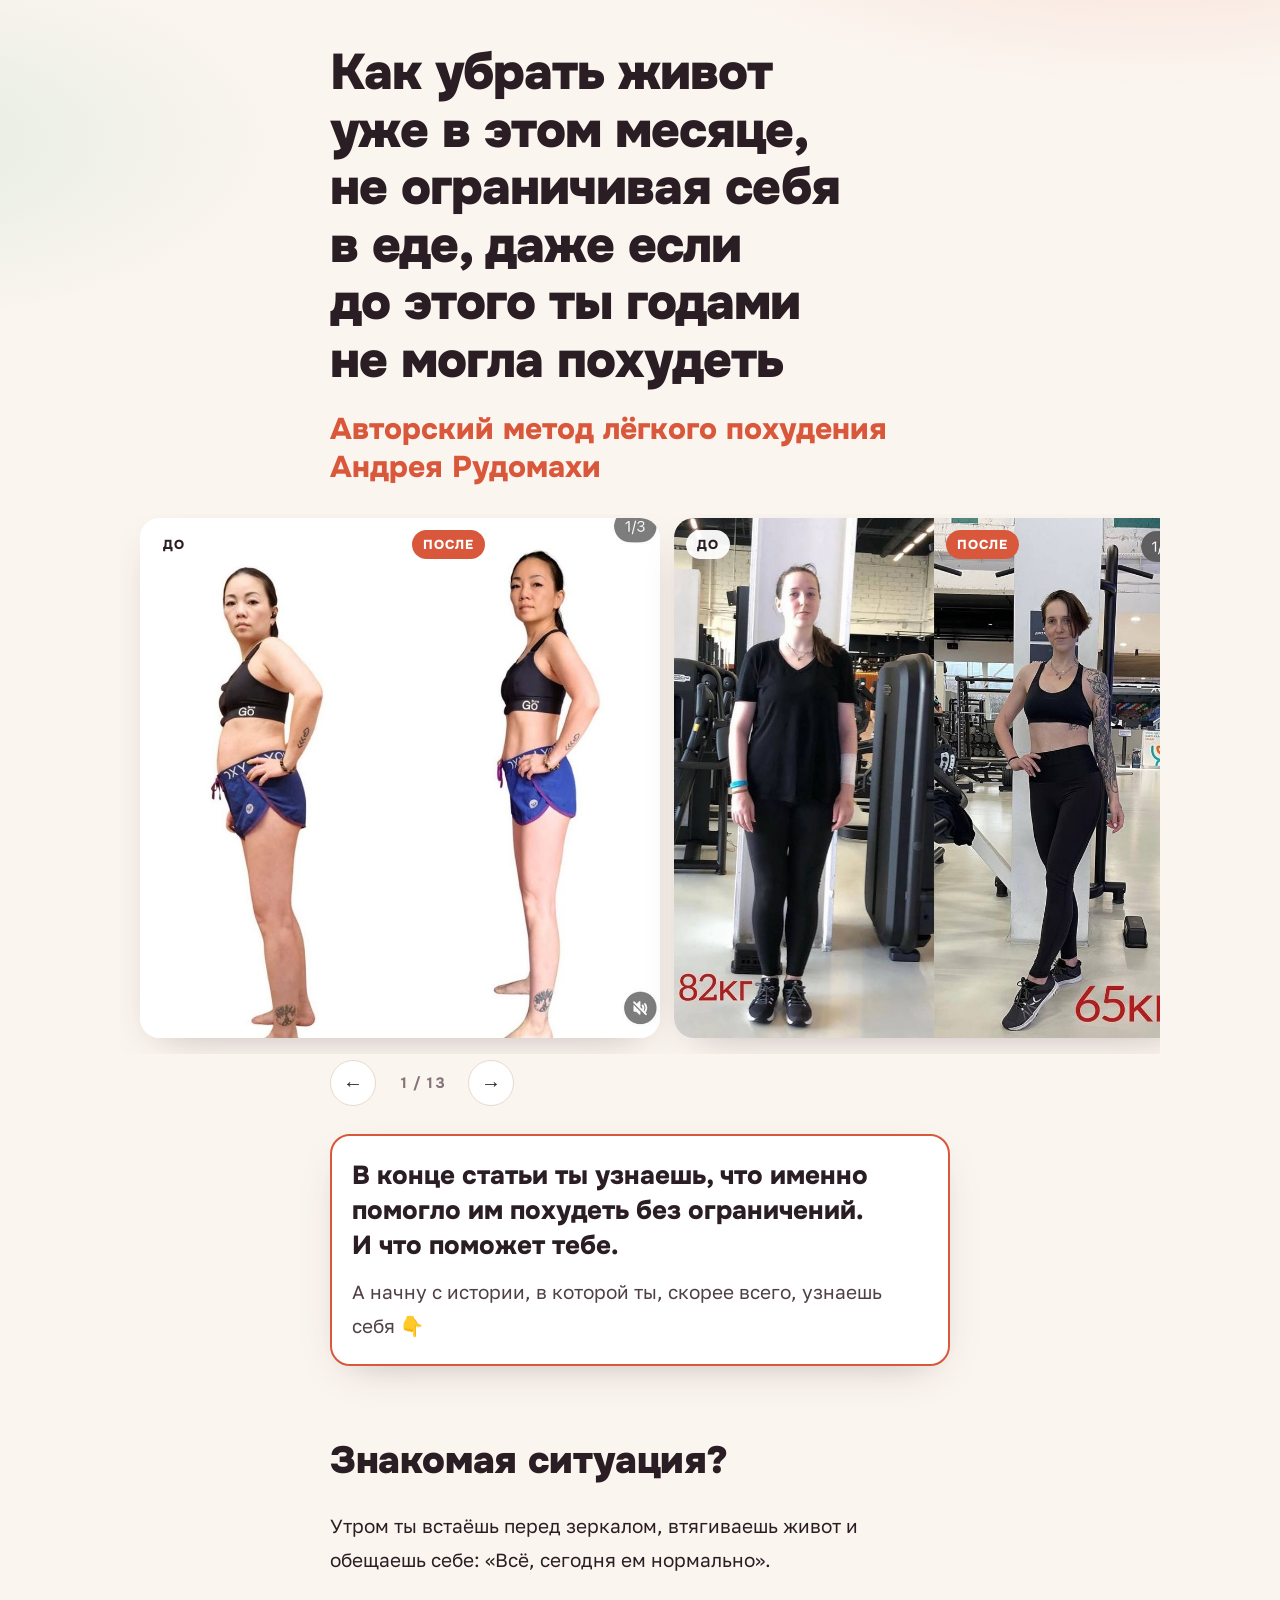
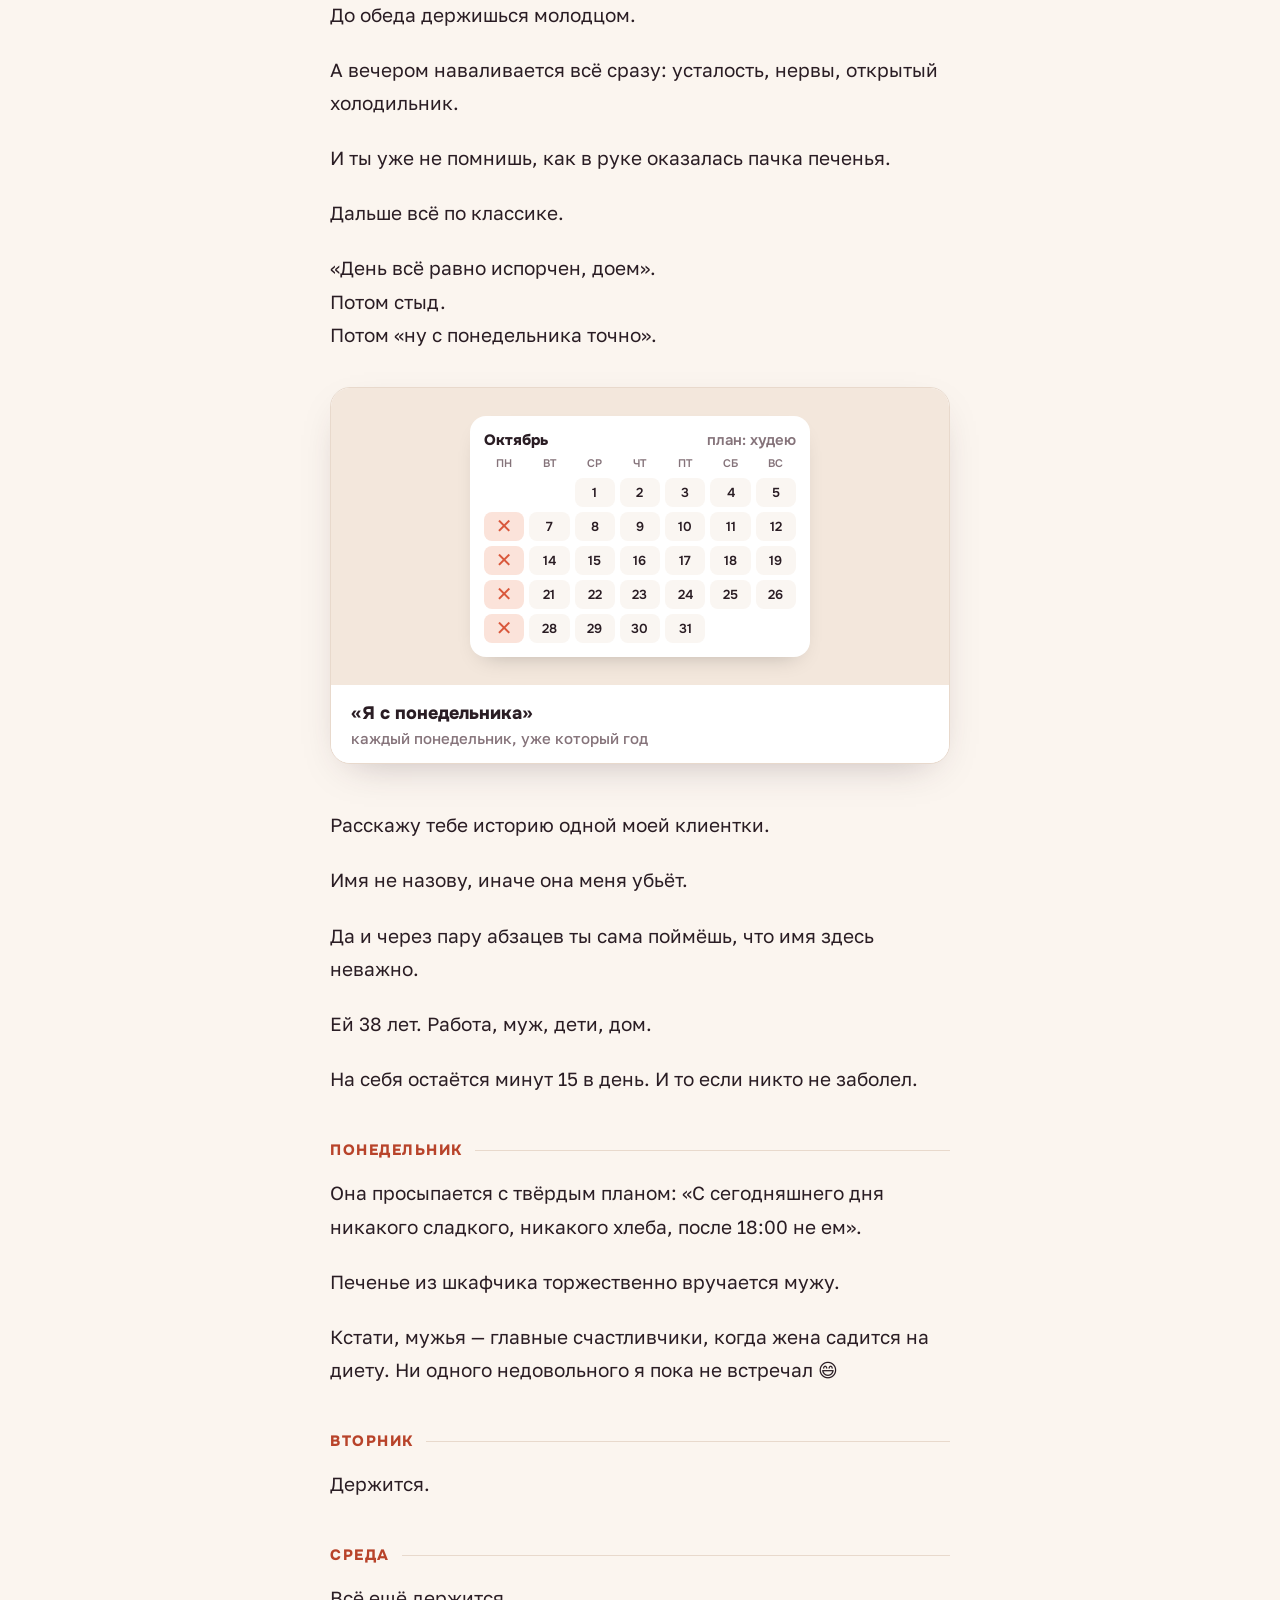
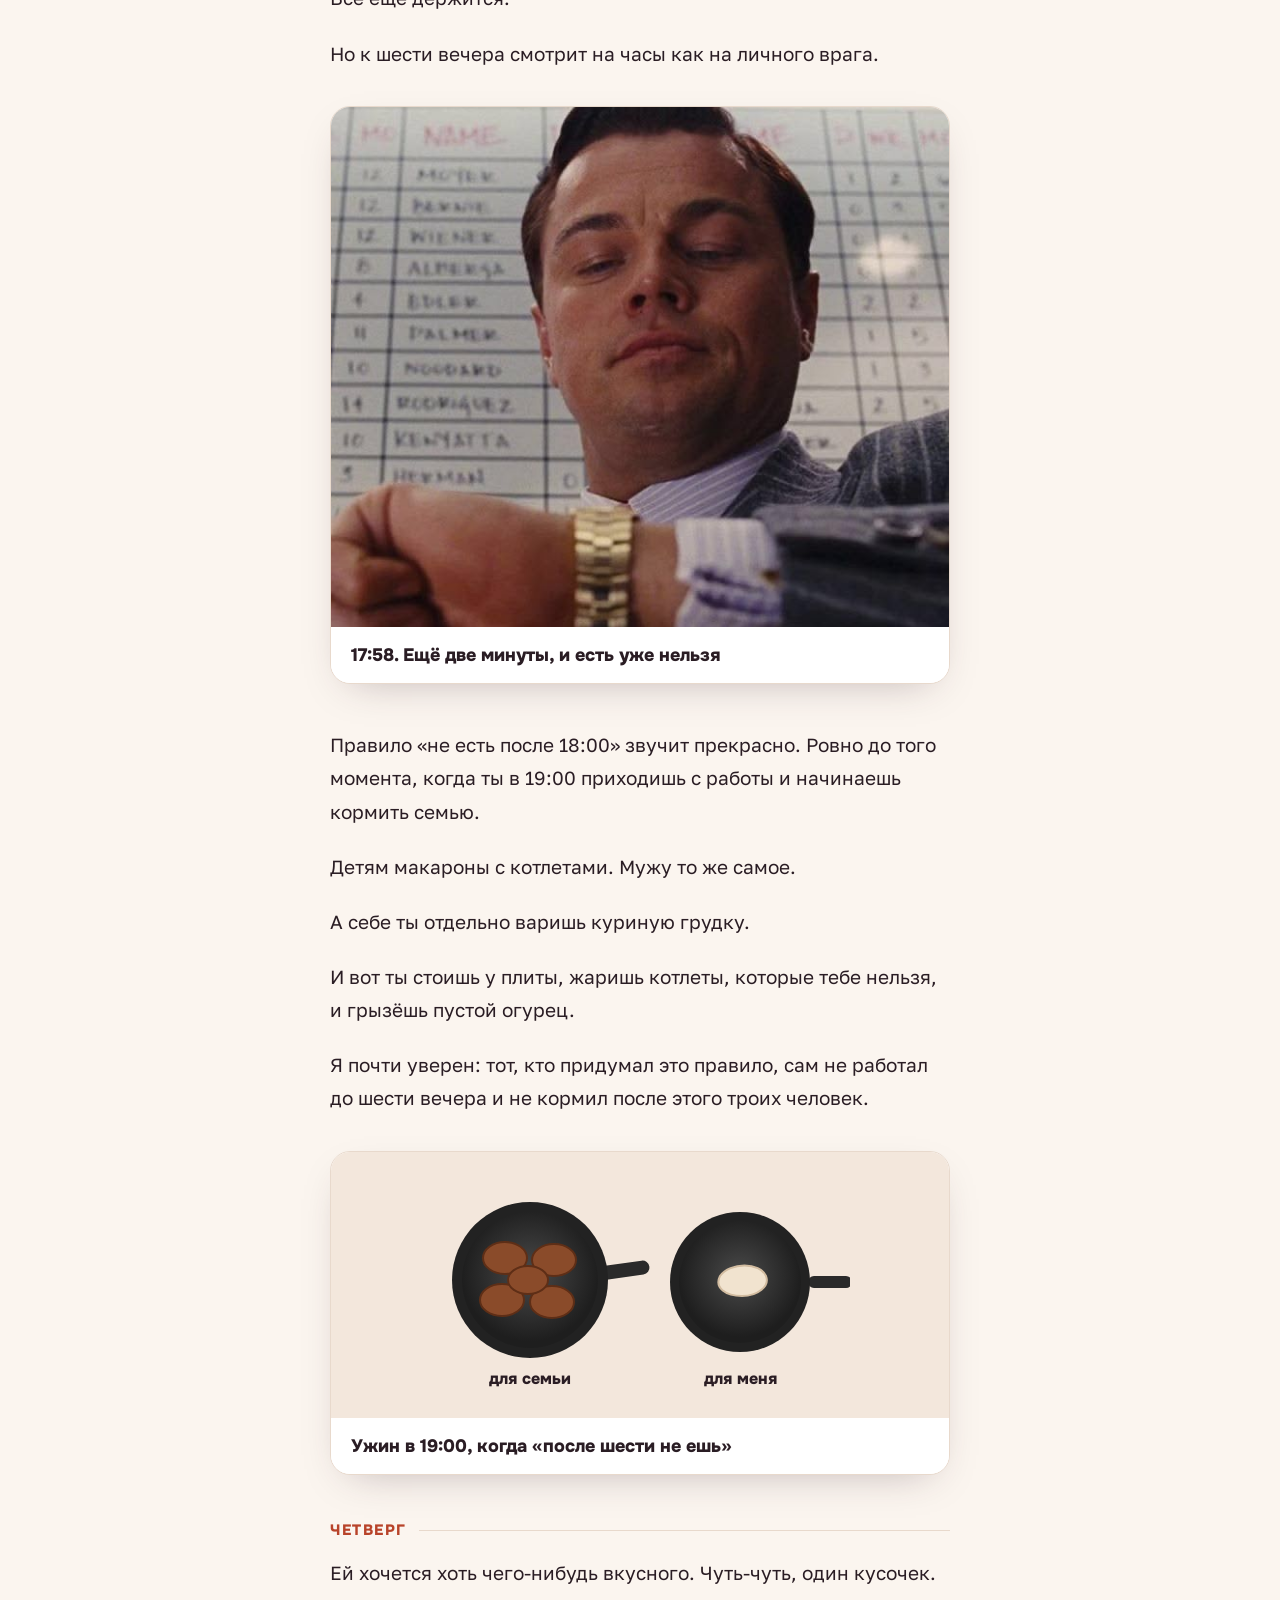
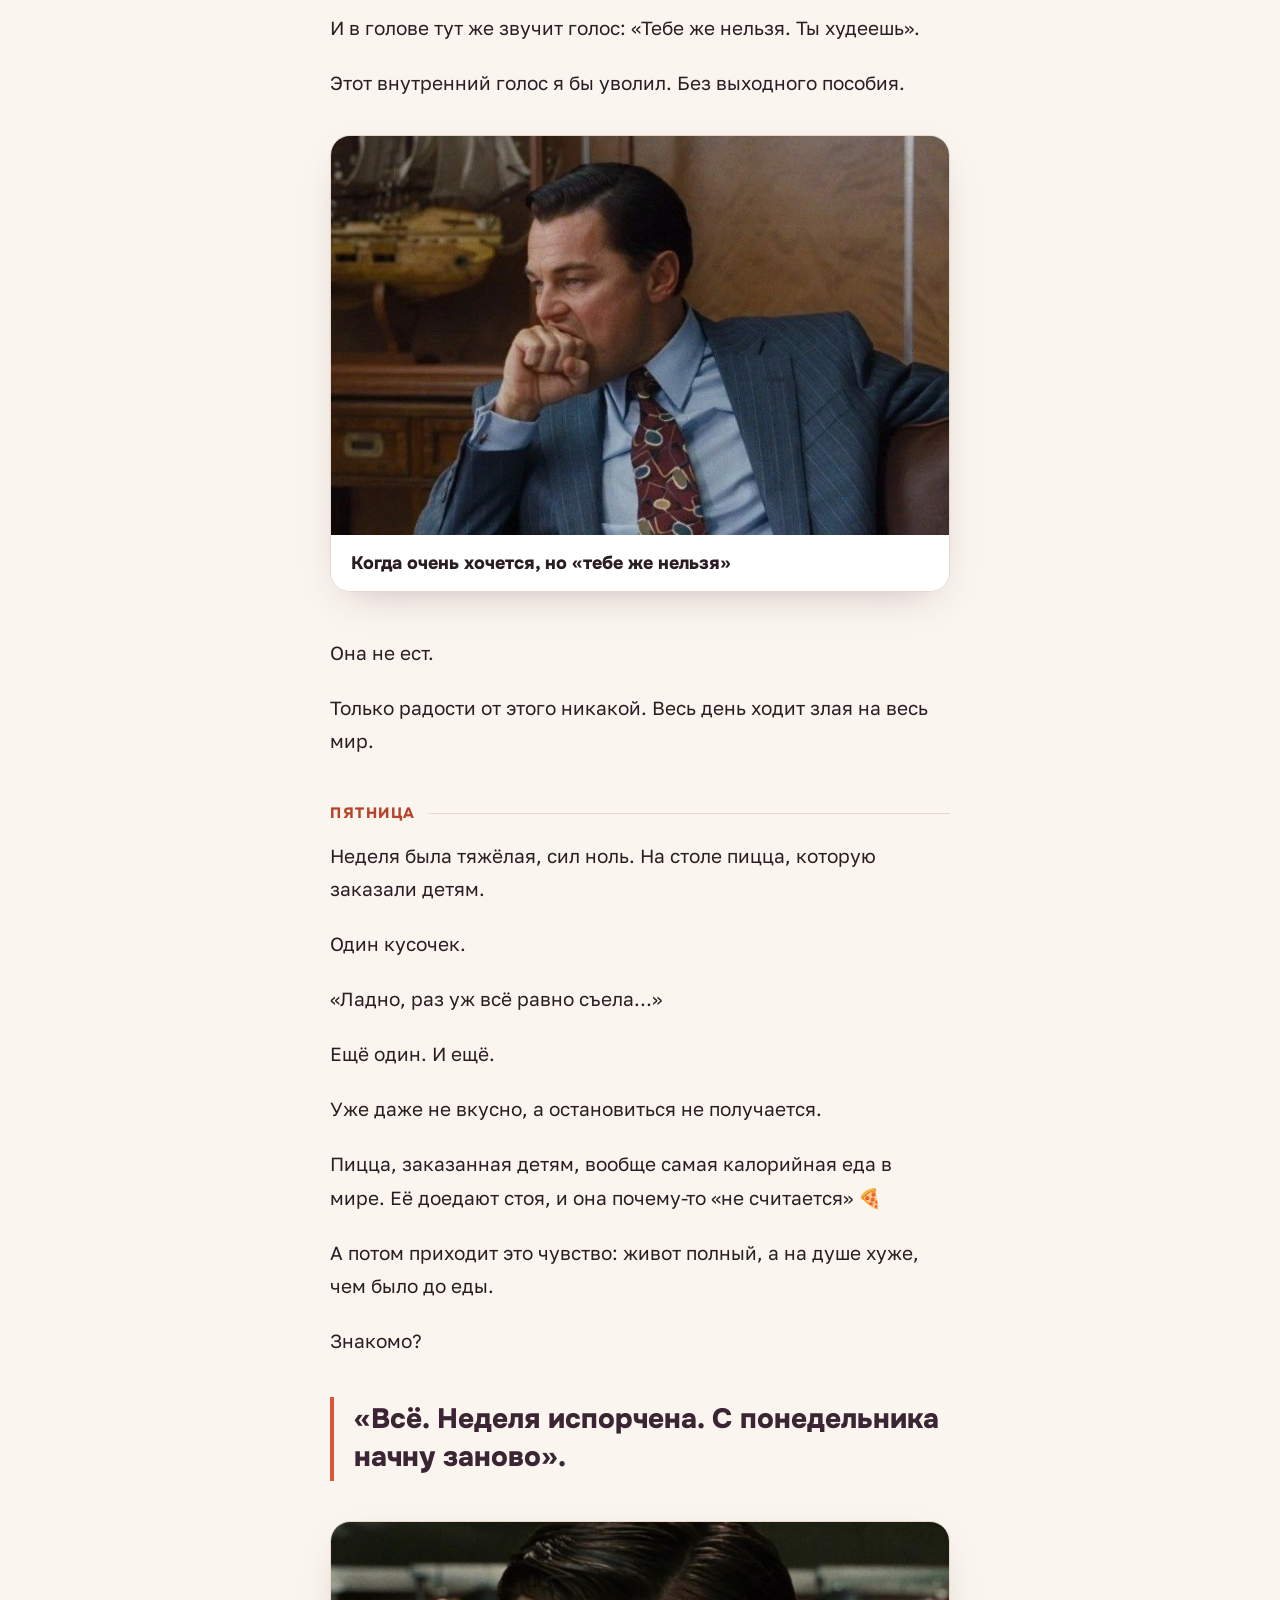
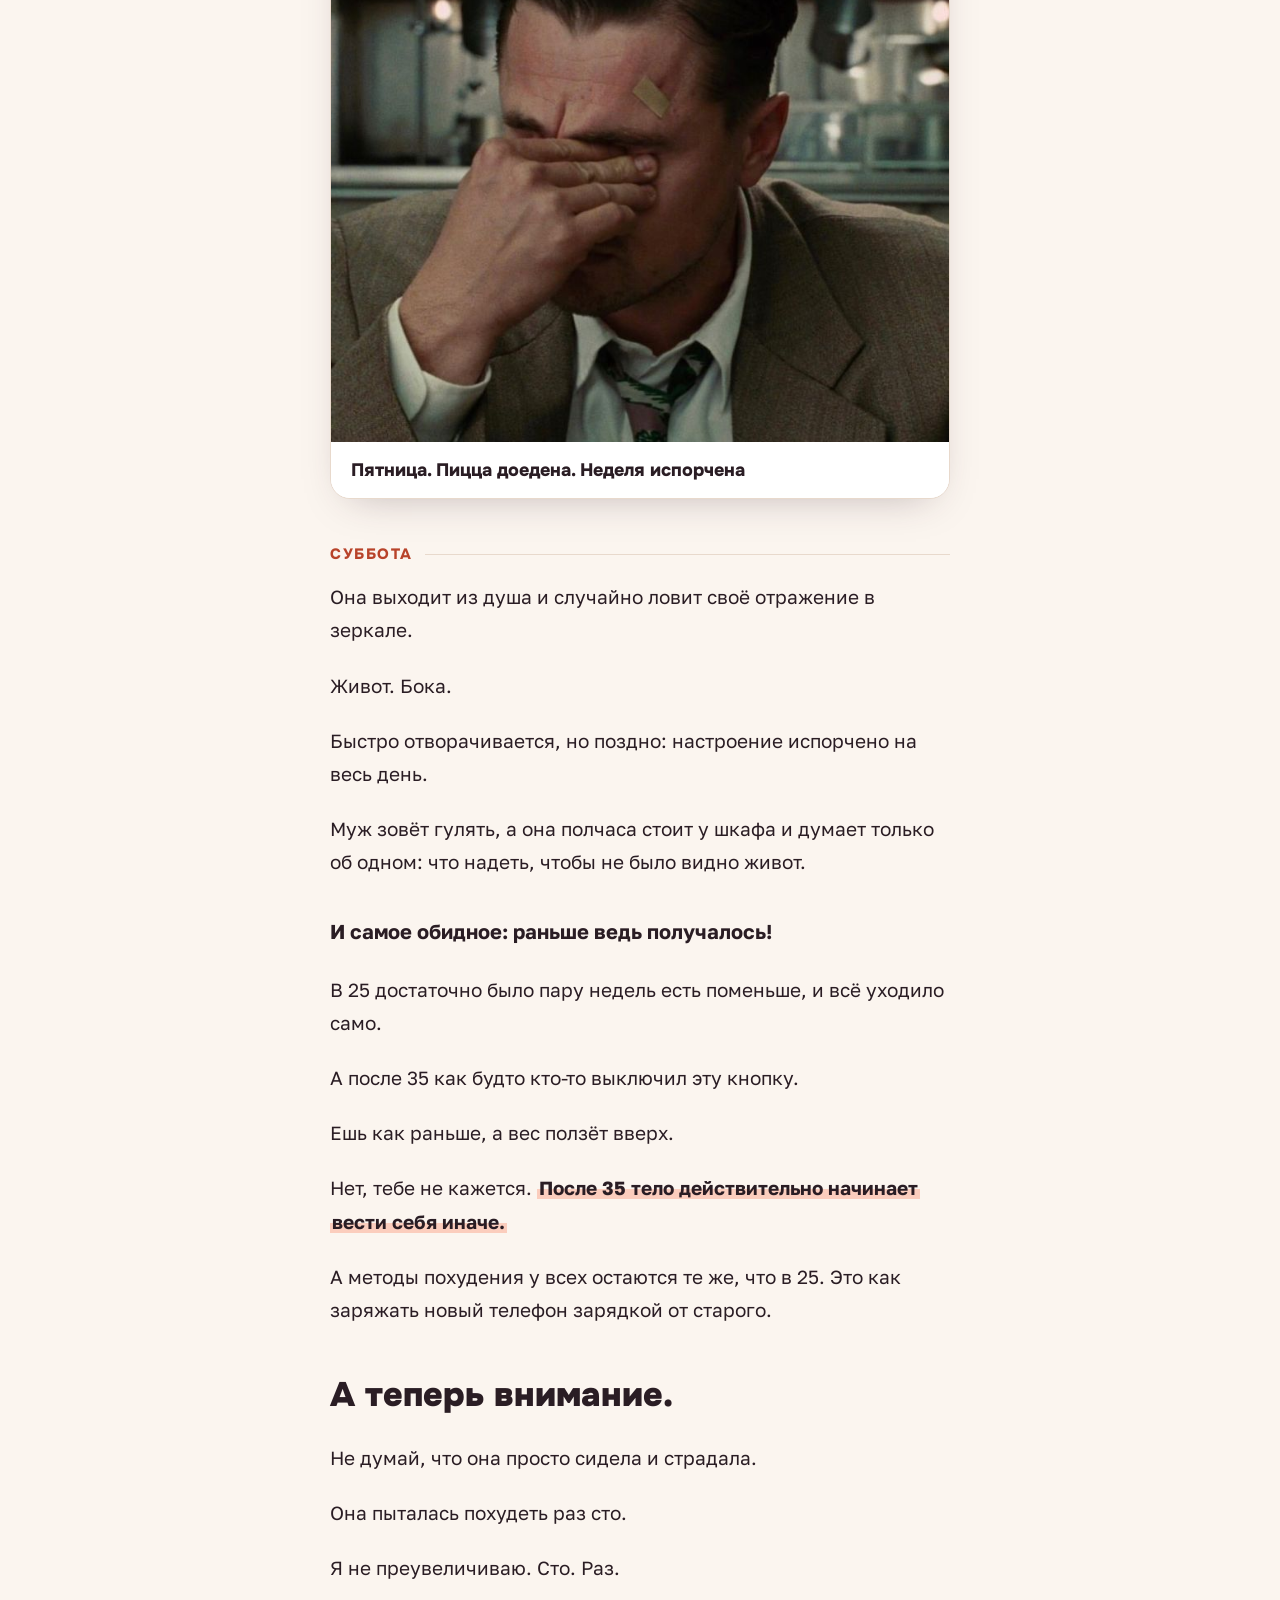
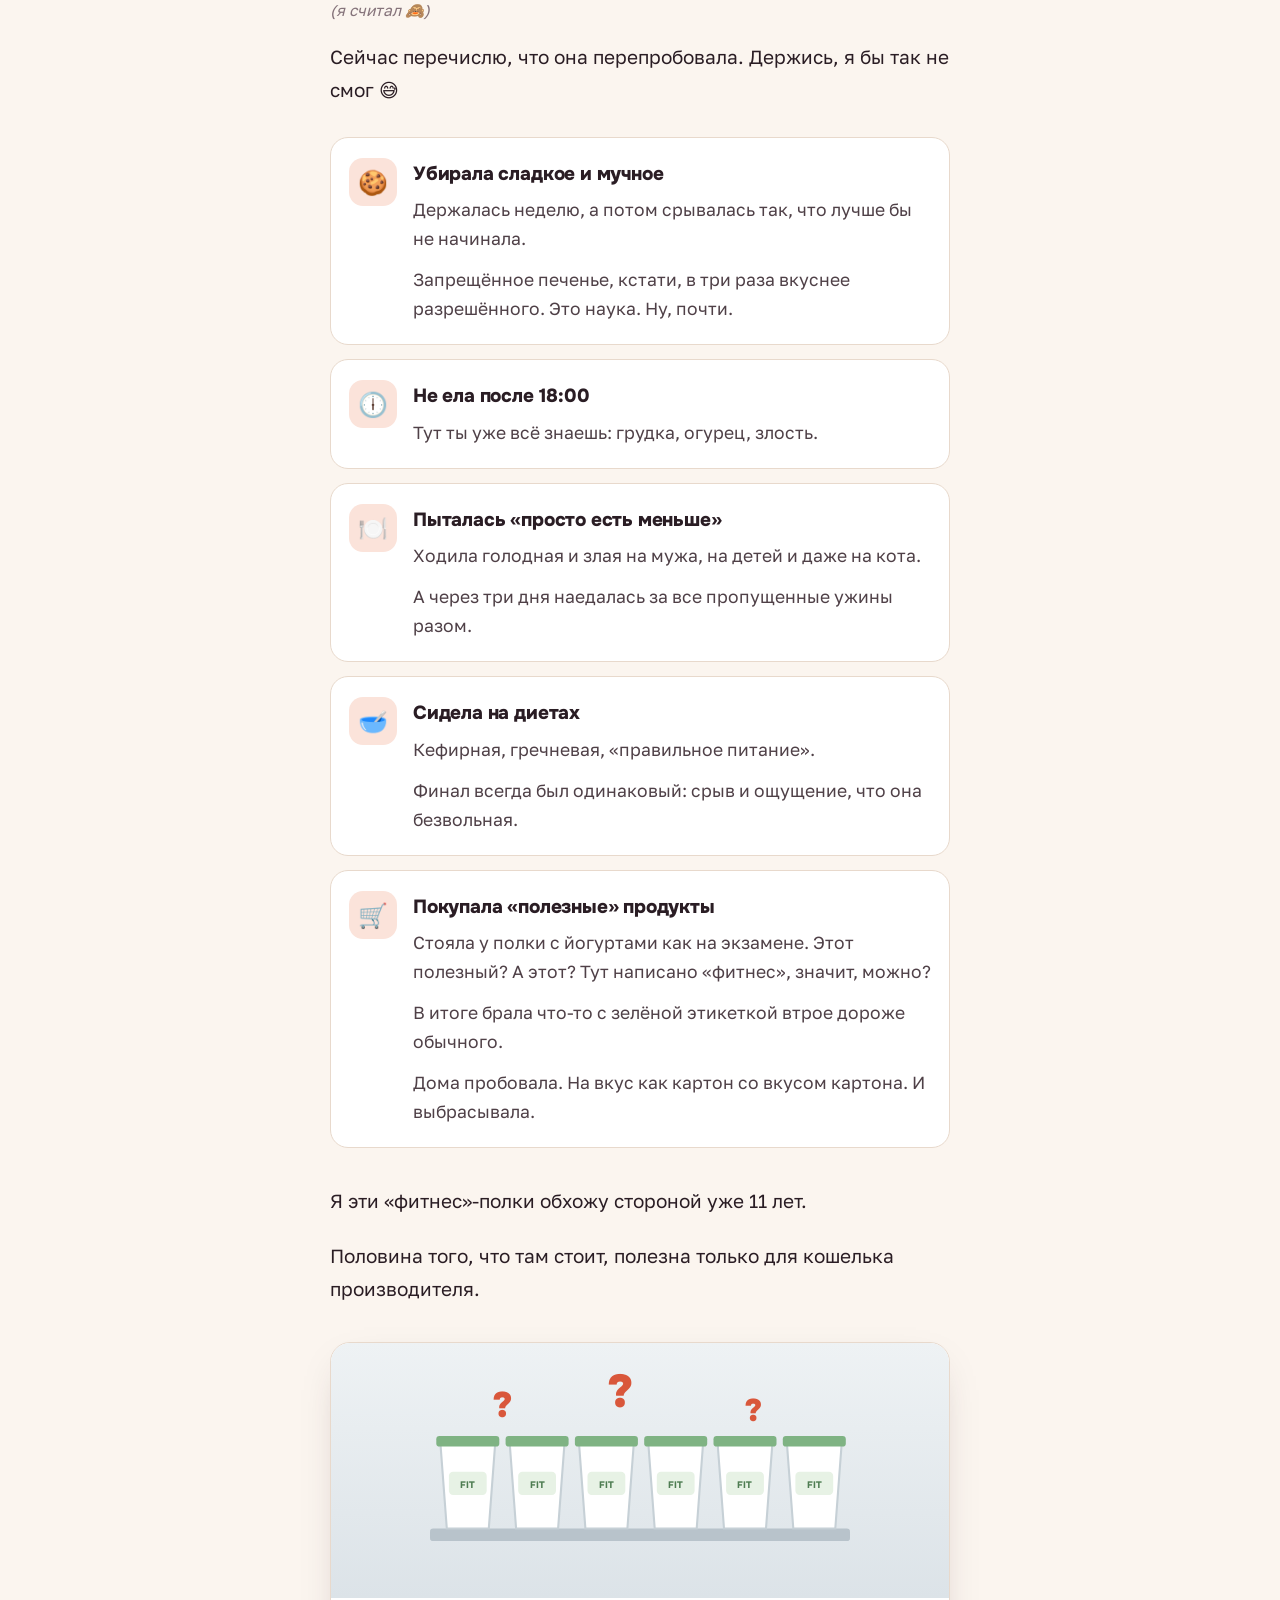
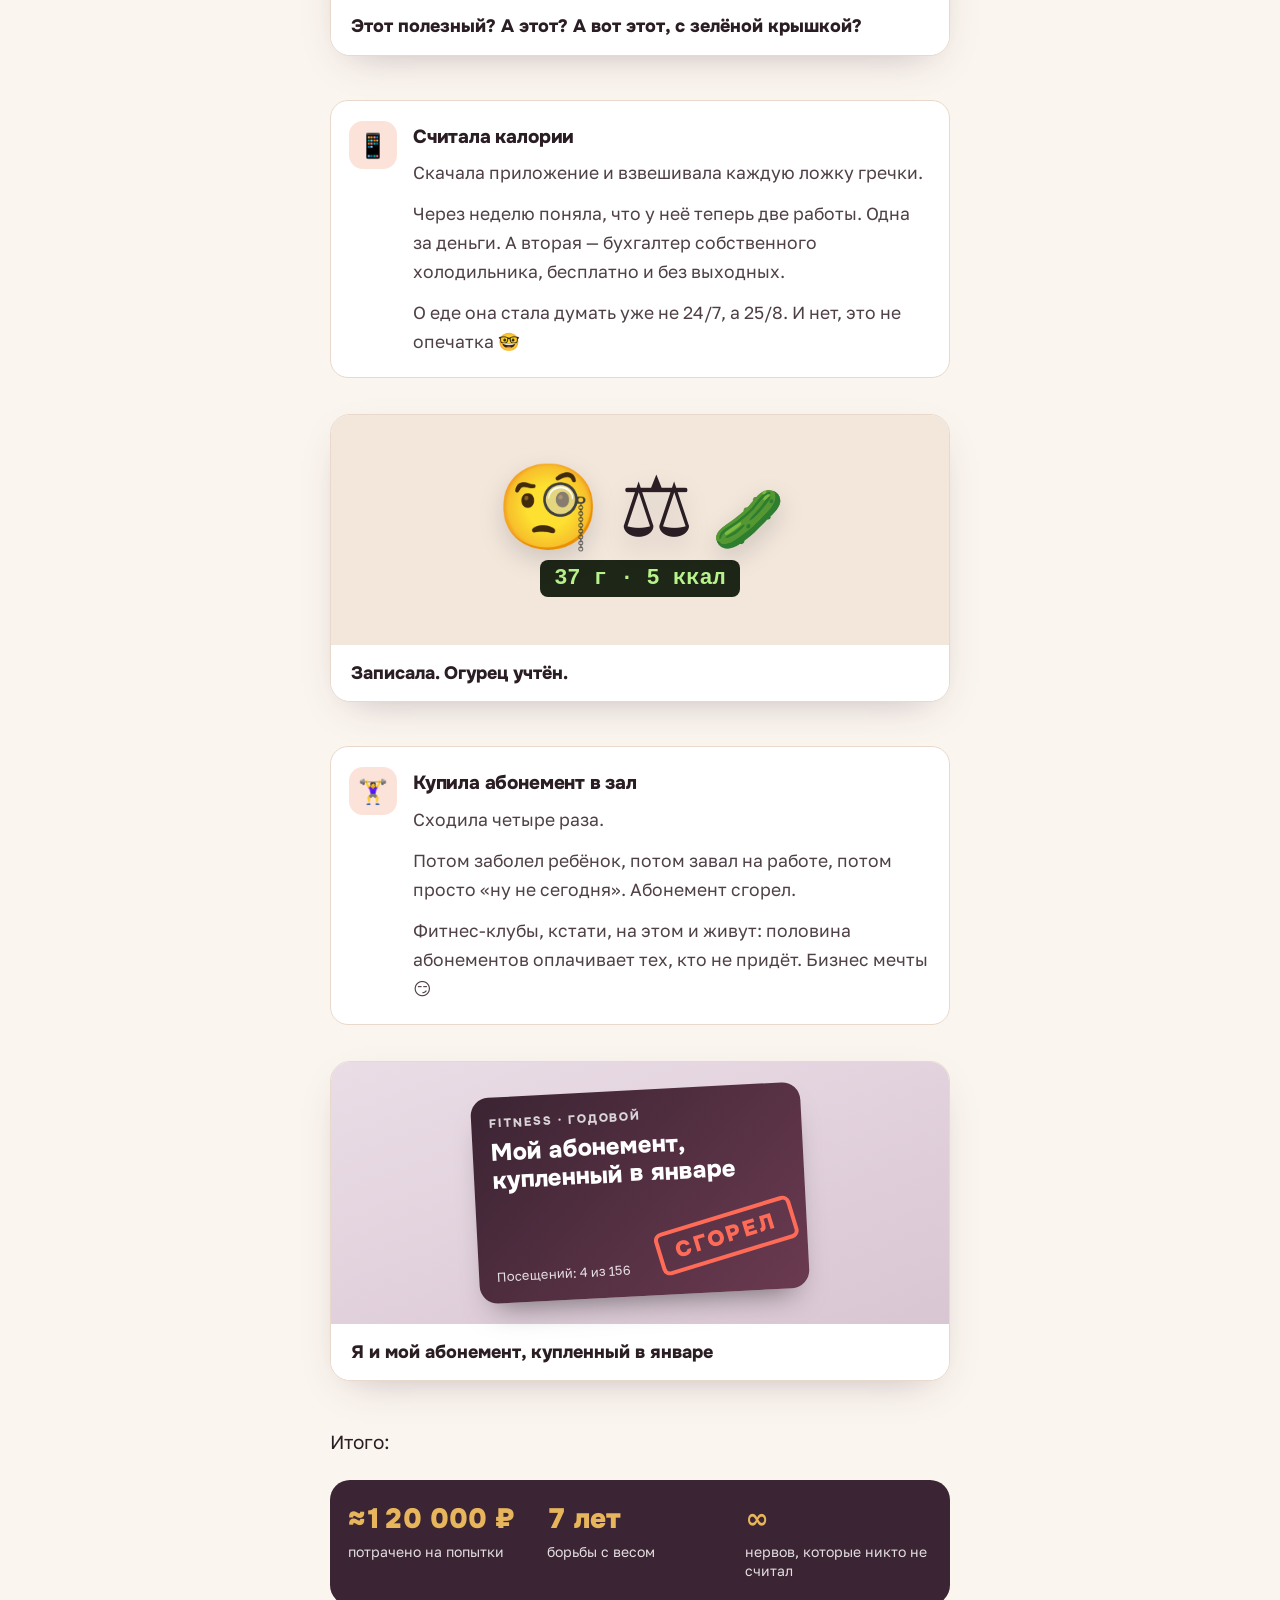
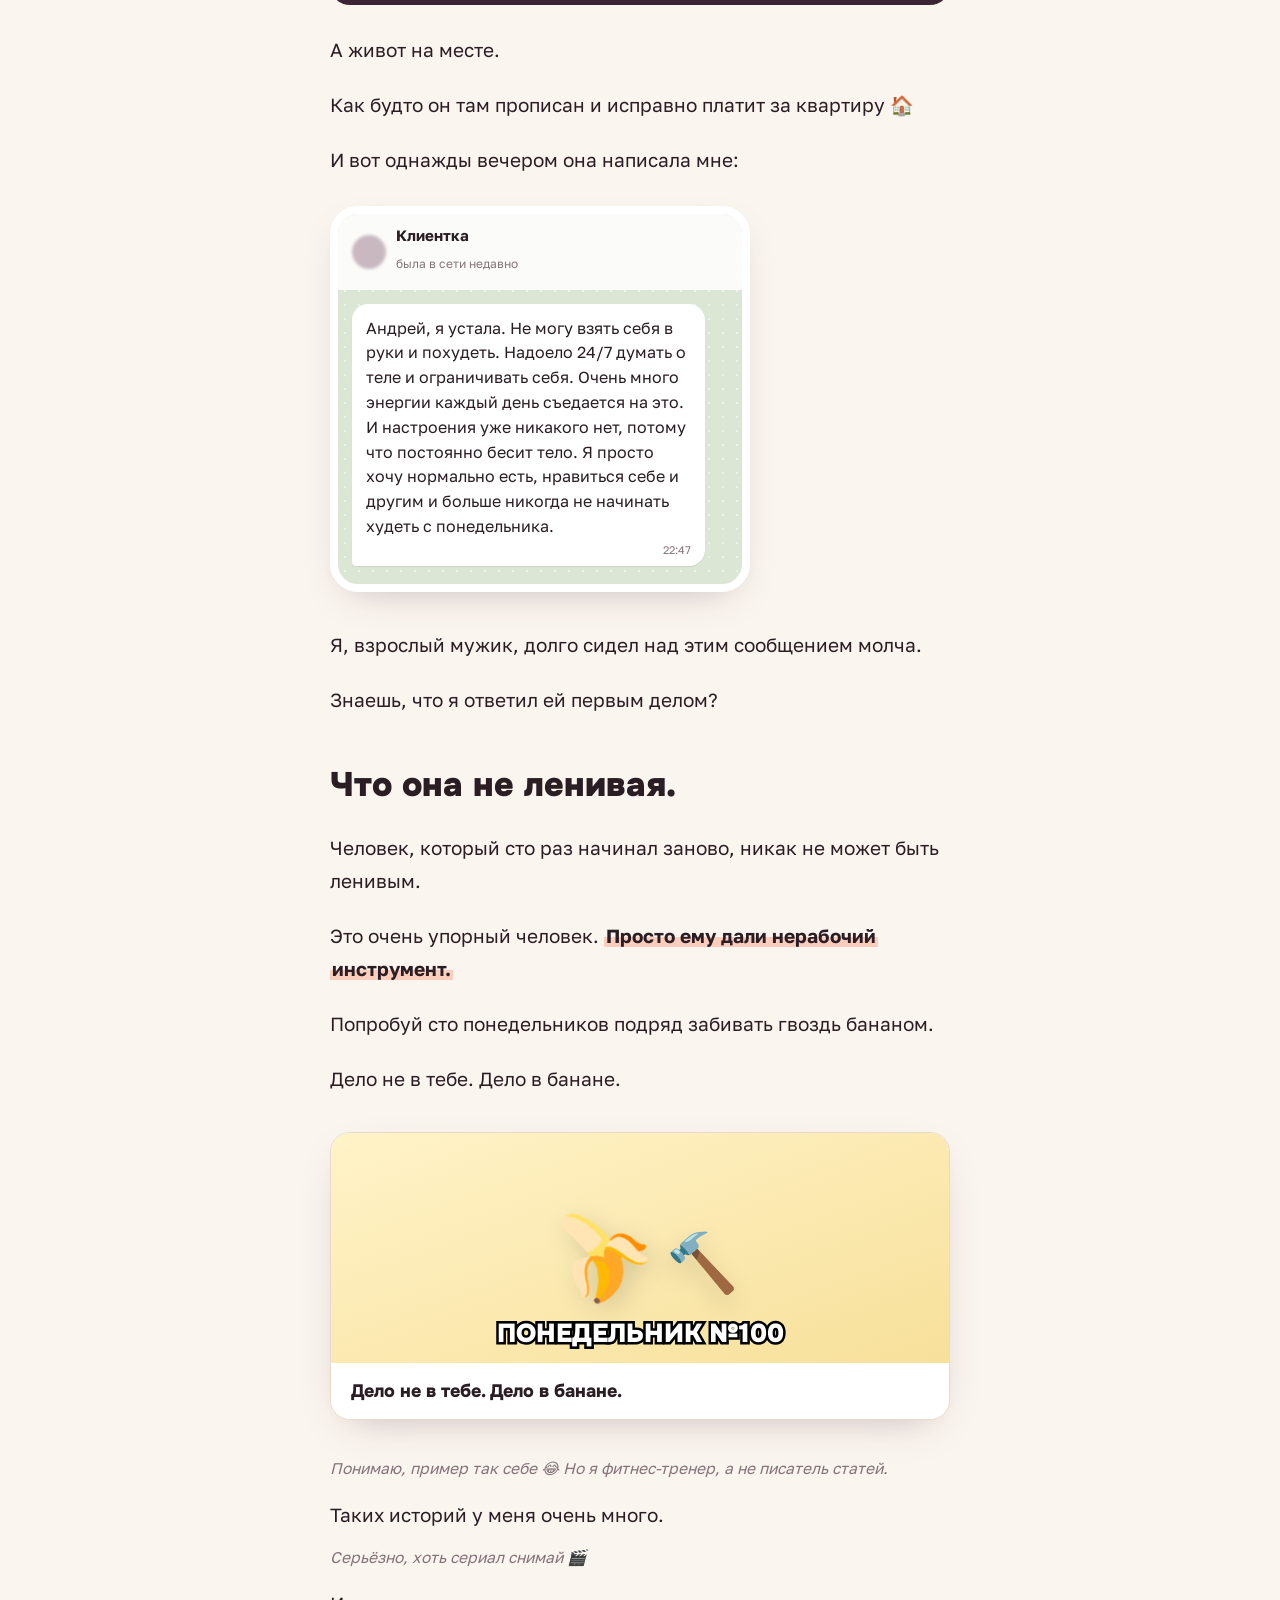
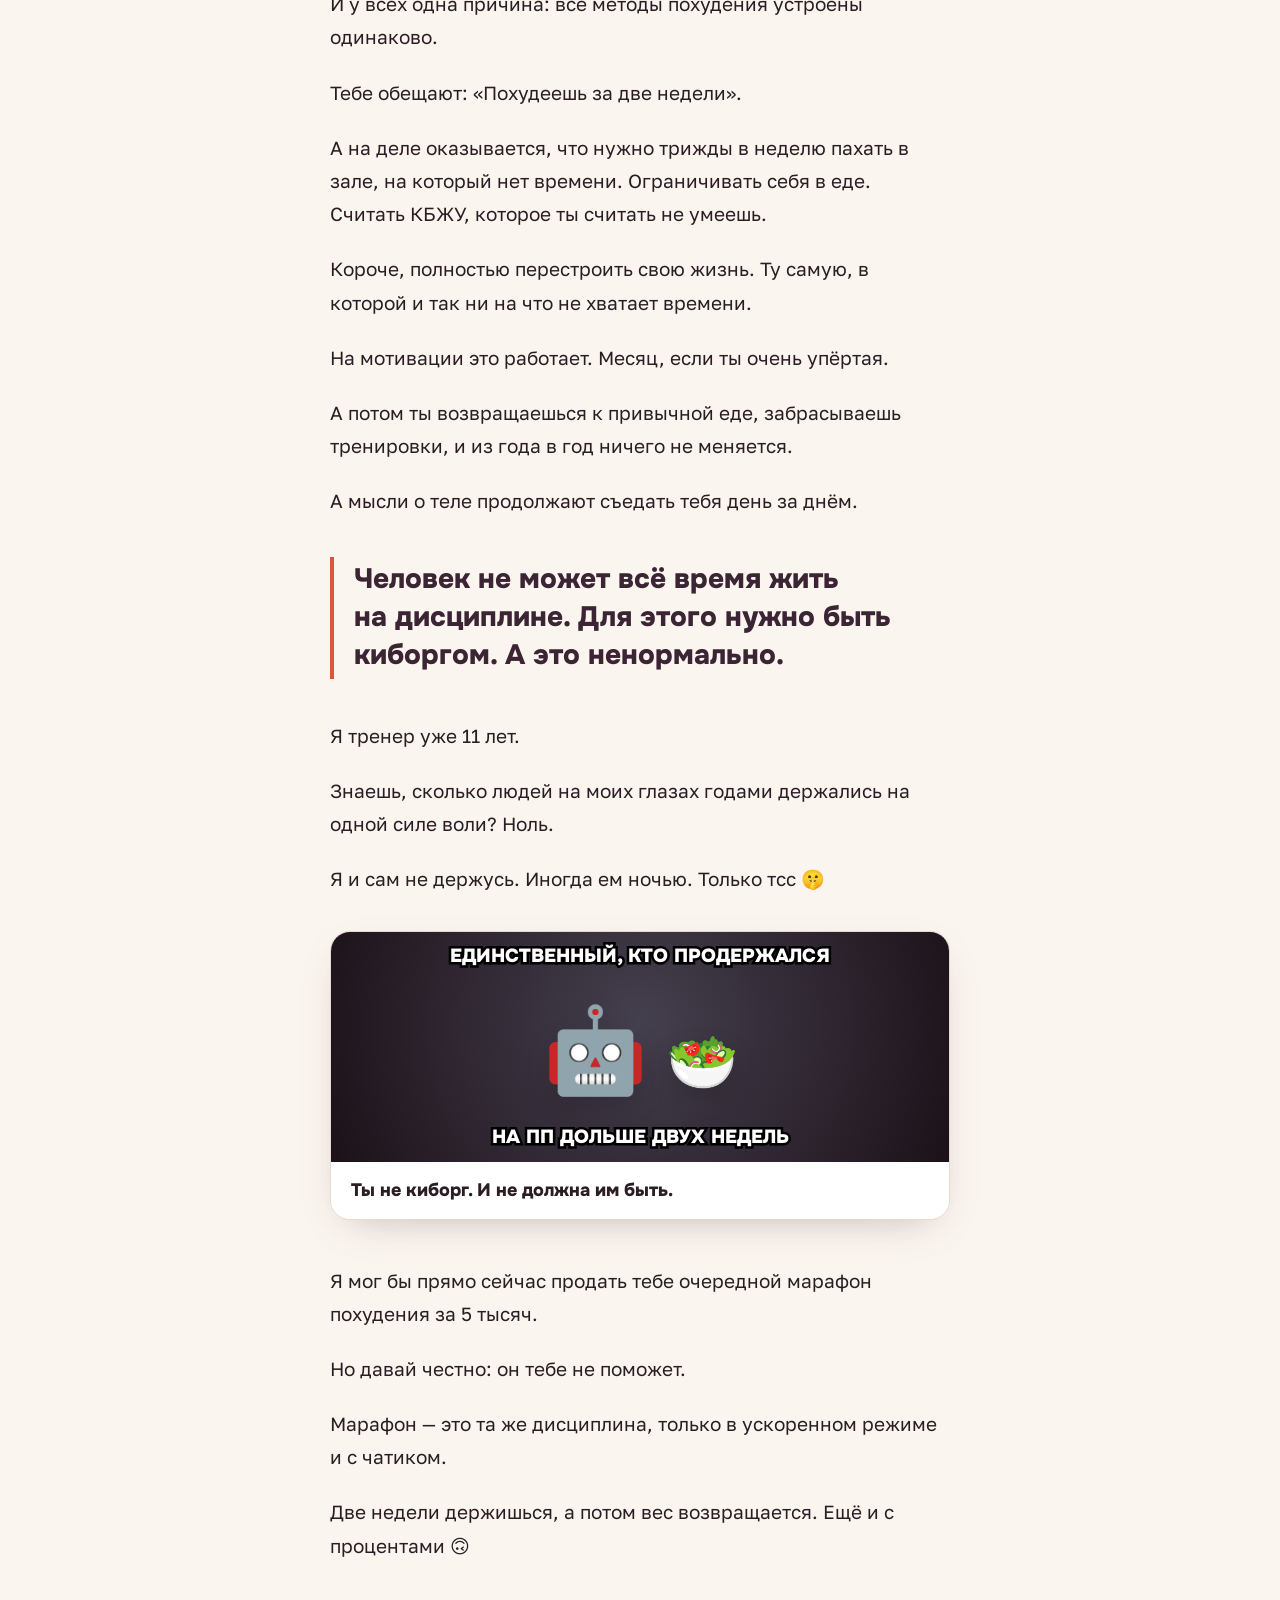
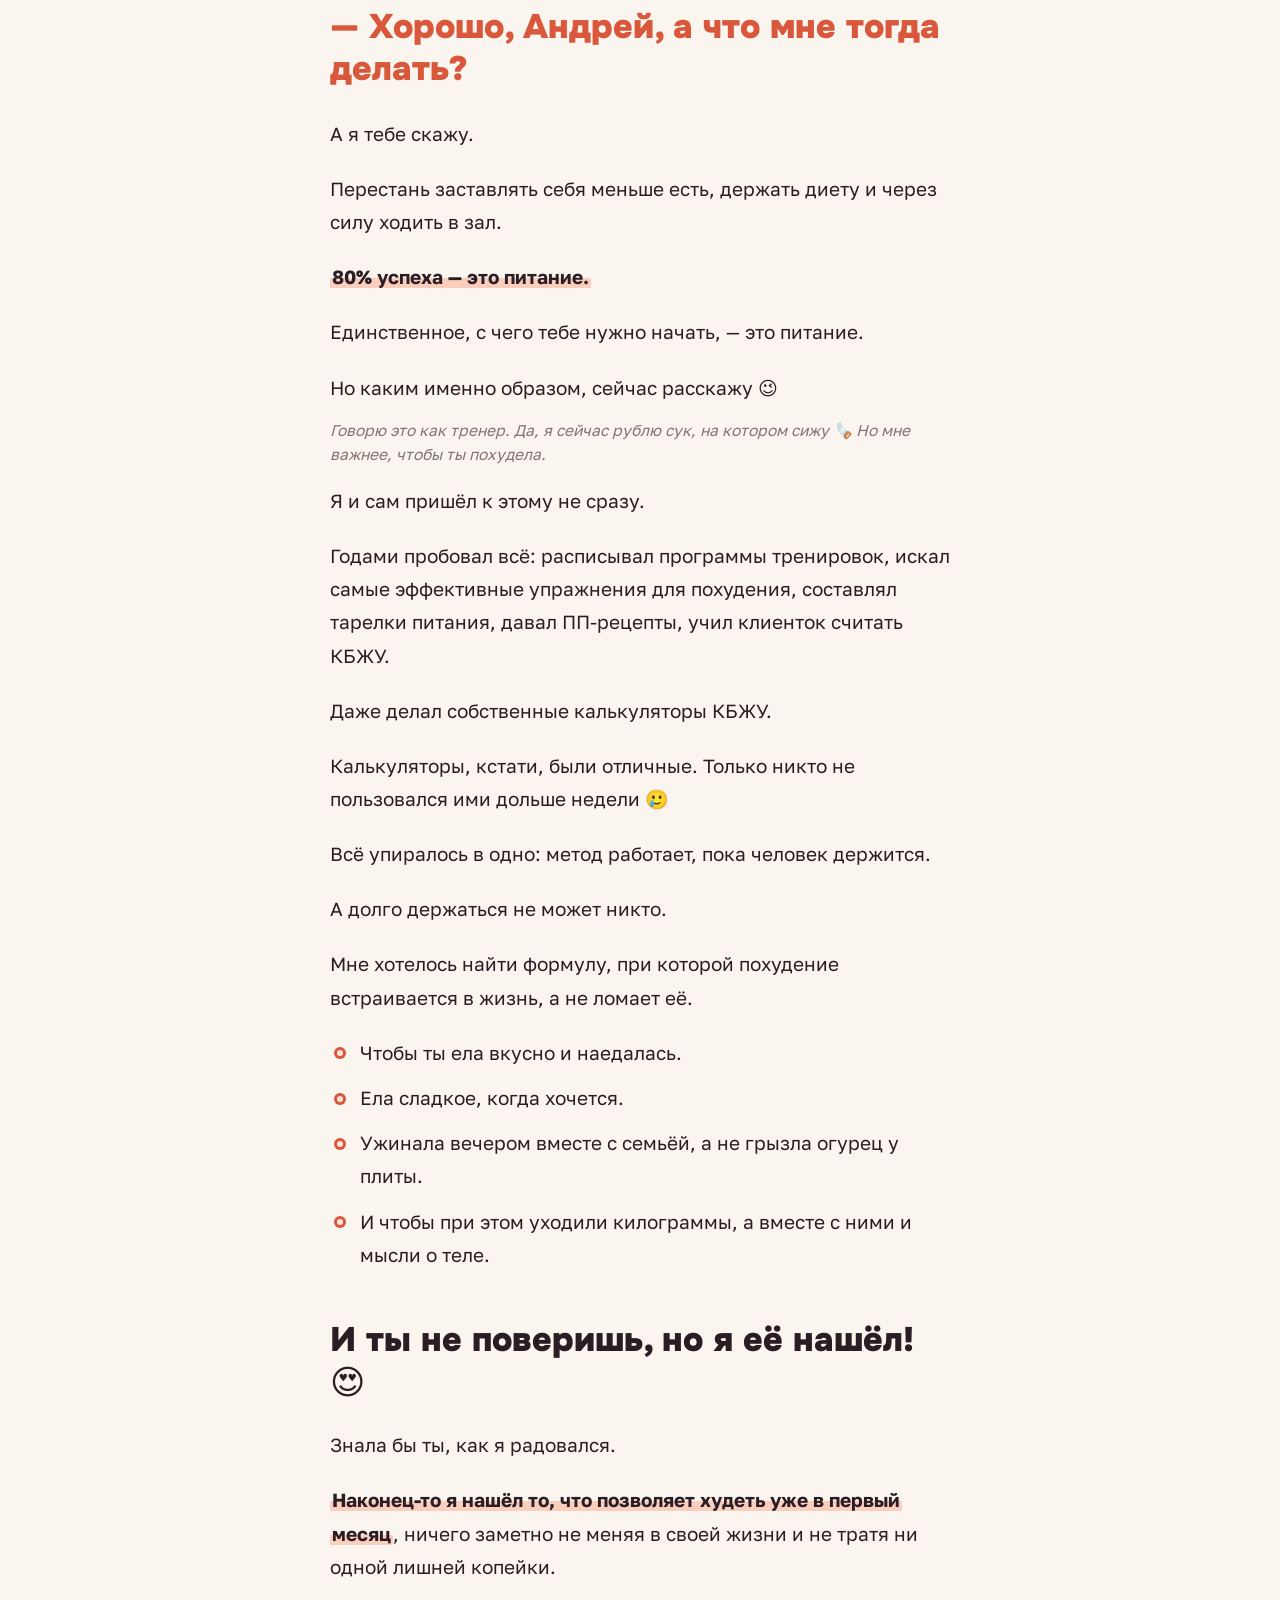
<file: index.html>
<!doctype html>
<html lang="ru">
<head>
<meta charset="utf-8">
<meta name="viewport" content="width=device-width, initial-scale=1, viewport-fit=cover">
<title>Продуктовая корзина Андрея Рудомахи</title>
<meta name="description" content="Как убрать живот уже в этом месяце, не ограничивая себя в еде. Авторский метод лёгкого похудения Андрея Рудомахи.">
<meta property="og:title" content="Как убрать живот уже в этом месяце, не ограничивая себя в еде">
<meta property="og:description" content="Авторский метод лёгкого похудения Андрея Рудомахи">
<meta property="og:image" content="img/case01.jpg">
<meta name="theme-color" content="#FBF5EF">
<link rel="preconnect" href="https://fonts.googleapis.com">
<link rel="preconnect" href="https://fonts.gstatic.com" crossorigin>
<link href="https://fonts.googleapis.com/css2?family=Golos+Text:wght@400;500;600;700&family=Onest:wght@600;700;800;900&display=swap" rel="stylesheet">
<link rel="stylesheet" href="style.css">
</head>
<body>

<!-- ================= HERO ================= -->
<header class="hero">
  <div class="wrap">
    <h1>Как убрать живот уже в этом месяце, не ограничивая себя в еде, даже если до этого ты годами не могла похудеть</h1>
    <p class="method">Авторский метод лёгкого похудения Андрея Рудомахи</p>
  </div>

  <div class="wide">
    <div class="carousel" data-carousel>
      <div class="track">
        <figure class="slide"><img src="img/case01.jpg" alt="Клиентка до и после, вид сбоку"><span class="lbl l">до</span><span class="lbl r">после</span></figure>
        <figure class="slide"><img src="img/case02.jpg" alt="Клиентка до и после: 82 кг и 65 кг"><span class="lbl l">до</span><span class="lbl r">после</span></figure>
        <figure class="slide"><img src="img/case03.jpg" alt="Клиентка до и после"><span class="lbl l">до</span><span class="lbl r">после</span></figure>
        <figure class="slide"><img src="img/case04.jpg" alt="Клиентка до и после, вид сбоку"><span class="lbl l">до</span><span class="lbl r">после</span></figure>
        <figure class="slide"><img src="img/case05.jpg" alt="Клиентка до и после в зале"><span class="lbl l">до</span><span class="lbl r">после</span></figure>
        <figure class="slide"><img src="img/case06.jpg" alt="Клиентка до и после"><span class="lbl l">до</span><span class="lbl r">после</span></figure>
        <figure class="slide"><img src="img/case07.jpg" alt="Клиентка до и после"><span class="lbl l">до</span><span class="lbl r">после</span></figure>
        <figure class="slide"><img src="img/case08.jpg" alt="Клиентка до и после"><span class="lbl l">до</span><span class="lbl r">после</span></figure>
        <figure class="slide"><img src="img/case09.jpg" alt="Клиент до и после, вид сбоку"><span class="lbl l">до</span><span class="lbl r">после</span></figure>
        <figure class="slide"><img src="img/case10.jpg" alt="Клиент до и после"><span class="lbl l">до</span><span class="lbl r">после</span></figure>
        <figure class="slide"><img src="img/case11.jpg" alt="Клиент до и после"><span class="lbl l">до</span><span class="lbl r">после</span></figure>
        <figure class="slide"><img src="img/case12.jpg" alt="Клиент до и после"><span class="lbl l">до</span><span class="lbl r">после</span></figure>
        <figure class="slide"><img src="img/case13.jpg" alt="Клиент до и после"><span class="lbl l">до</span><span class="lbl r">после</span></figure>
      </div>
      <div class="cnav"><button class="cbtn" data-prev aria-label="Предыдущее фото">←</button><span class="count" data-count>1 / 13</span><button class="cbtn" data-next aria-label="Следующее фото">→</button></div>
    </div>
  </div>

  <div class="wrap">
    <div class="teaser">
      <p class="teaser-main">В конце статьи ты узнаешь, что именно помогло им похудеть без ограничений. И&nbsp;что поможет тебе.</p>
      <p class="teaser-sub">А начну с истории, в которой ты, скорее всего, узнаешь себя 👇</p>
    </div>
  </div>
</header>

<main>
<article class="wrap">

  <h2>Знакомая ситуация?</h2>

  <p>Утром ты встаёшь перед зеркалом, втягиваешь живот и обещаешь себе: «Всё, сегодня ем нормально».</p>
  <p>До обеда держишься молодцом.</p>
  <p>А вечером наваливается всё сразу: усталость, нервы, открытый холодильник.</p>
  <p>И ты уже не помнишь, как в руке оказалась пачка печенья.</p>
  <p>Дальше всё по классике.</p>
  <p>«День всё равно испорчен, доем».<br>Потом стыд.<br>Потом «ну с понедельника точно».</p>

  <figure class="meme">
    <div class="stage">
      <div class="cal">
        <div class="cal-h">Октябрь <span>план: худею</span></div>
        <div class="cal-g">
          <div class="w">ПН</div><div class="w">ВТ</div><div class="w">СР</div><div class="w">ЧТ</div><div class="w">ПТ</div><div class="w">СБ</div><div class="w">ВС</div>
          <div class="d e"></div><div class="d e"></div><div class="d">1</div><div class="d">2</div><div class="d">3</div><div class="d">4</div><div class="d">5</div>
          <div class="d mon">6</div><div class="d">7</div><div class="d">8</div><div class="d">9</div><div class="d">10</div><div class="d">11</div><div class="d">12</div>
          <div class="d mon">13</div><div class="d">14</div><div class="d">15</div><div class="d">16</div><div class="d">17</div><div class="d">18</div><div class="d">19</div>
          <div class="d mon">20</div><div class="d">21</div><div class="d">22</div><div class="d">23</div><div class="d">24</div><div class="d">25</div><div class="d">26</div>
          <div class="d mon">27</div><div class="d">28</div><div class="d">29</div><div class="d">30</div><div class="d">31</div><div class="d e"></div><div class="d e"></div>
        </div>
      </div>
    </div>
    <figcaption class="cap">«Я с понедельника»<small>каждый понедельник, уже который год</small></figcaption>
  </figure>

  <p>Расскажу тебе историю одной моей клиентки.</p>
  <p>Имя не назову, иначе она меня убьёт.</p>
  <p>Да и через пару абзацев ты сама поймёшь, что имя здесь неважно.</p>
  <p>Ей 38 лет. Работа, муж, дети, дом.</p>
  <p>На себя остаётся минут 15 в день. И то если никто не заболел.</p>

  <h3 class="day">Понедельник</h3>
  <p>Она просыпается с твёрдым планом: «С сегодняшнего дня никакого сладкого, никакого хлеба, после 18:00 не ем».</p>
  <p>Печенье из шкафчика торжественно вручается мужу.</p>
  <p>Кстати, мужья — главные счастливчики, когда жена садится на диету. Ни одного недовольного я пока не встречал 😄</p>

  <h3 class="day">Вторник</h3>
  <p>Держится.</p>

  <h3 class="day">Среда</h3>
  <p>Всё ещё держится.</p>
  <p>Но к шести вечера смотрит на часы как на личного врага.</p>
  <figure class="meme photo"><img class="meme-photo" src="img/meme-watch.jpg" alt="Мужчина напряжённо смотрит на часы" loading="lazy"><figcaption class="cap">17:58. Ещё две минуты, и есть уже нельзя</figcaption></figure>
  <p>Правило «не есть после 18:00» звучит прекрасно. Ровно до того момента, когда ты в 19:00 приходишь с работы и начинаешь кормить семью.</p>
  <p>Детям макароны с котлетами. Мужу то же самое.</p>
  <p>А себе ты отдельно варишь куриную грудку.</p>
  <p>И вот ты стоишь у плиты, жаришь котлеты, которые тебе нельзя, и грызёшь пустой огурец.</p>
  <p>Я почти уверен: тот, кто придумал это правило, сам не работал до шести вечера и не кормил после этого троих человек.</p>

  <figure class="meme">
    <div class="stage">
      <svg class="pans" viewBox="0 0 420 210" role="img" aria-label="Две сковородки: в одной котлеты для семьи, в другой одинокая грудка для меня">
        <defs><radialGradient id="pg" cx="50%" cy="45%"><stop offset="0" stop-color="#4a4a4a"/><stop offset="1" stop-color="#1e1e1e"/></radialGradient></defs>
        <rect x="160" y="88" width="60" height="14" rx="7" fill="#2a2a2a" transform="rotate(-8 160 95)"/>
        <circle cx="100" cy="100" r="78" fill="#222"/><circle cx="100" cy="100" r="68" fill="url(#pg)"/>
        <g fill="#8A4B2A" stroke="#5E2E16" stroke-width="2">
          <ellipse cx="75" cy="78" rx="22" ry="16"/><ellipse cx="124" cy="80" rx="22" ry="16"/>
          <ellipse cx="72" cy="120" rx="22" ry="16"/><ellipse cx="122" cy="122" rx="22" ry="16"/><ellipse cx="98" cy="100" rx="20" ry="14"/>
        </g>
        <rect x="378" y="96" width="44" height="12" rx="6" fill="#2a2a2a"/>
        <circle cx="310" cy="102" r="70" fill="#222"/><circle cx="310" cy="102" r="61" fill="url(#pg)"/>
        <path d="M290 96c10-14 40-14 46 0 4 10-8 20-24 20s-28-8-22-20z" fill="#F1E3CF" stroke="#D2BCA0" stroke-width="2"/>
        <text x="100" y="204" text-anchor="middle" font-family="Onest, sans-serif" font-weight="800" font-size="16" fill="#2A1D24">для семьи</text>
        <text x="310" y="204" text-anchor="middle" font-family="Onest, sans-serif" font-weight="800" font-size="16" fill="#2A1D24">для меня</text>
      </svg>
    </div>
    <figcaption class="cap">Ужин в 19:00, когда «после шести не ешь»</figcaption>
  </figure>

  <h3 class="day">Четверг</h3>
  <p>Ей хочется хоть чего-нибудь вкусного. Чуть-чуть, один кусочек.</p>
  <p>И в голове тут же звучит голос: «Тебе же нельзя. Ты худеешь».</p>
  <p>Этот внутренний голос я бы уволил. Без выходного пособия.</p>
  <figure class="meme photo"><img class="meme-photo" src="img/meme-fist.jpg" alt="Мужчина кусает кулак" loading="lazy"><figcaption class="cap">Когда очень хочется, но «тебе же нельзя»</figcaption></figure>
  <p>Она не ест.</p>
  <p>Только радости от этого никакой. Весь день ходит злая на весь мир.</p>

  <h3 class="day">Пятница</h3>
  <p>Неделя была тяжёлая, сил ноль. На столе пицца, которую заказали детям.</p>
  <p>Один кусочек.</p>
  <p>«Ладно, раз уж всё равно съела…»</p>
  <p>Ещё один. И ещё.</p>
  <p>Уже даже не вкусно, а остановиться не получается.</p>
  <p>Пицца, заказанная детям, вообще самая калорийная еда в мире. Её доедают стоя, и она почему-то «не считается» 🍕</p>
  <p>А потом приходит это чувство: живот полный, а на душе хуже, чем было до еды.</p>
  <p>Знакомо?</p>

  <p class="pull">«Всё. Неделя испорчена. С&nbsp;понедельника начну заново».</p>

  <figure class="meme photo"><img class="meme-photo" src="img/meme-facepalm.jpg" alt="Мужчина закрыл лицо рукой" loading="lazy"><figcaption class="cap">Пятница. Пицца доедена. Неделя испорчена</figcaption></figure>

  <h3 class="day">Суббота</h3>
  <p>Она выходит из душа и случайно ловит своё отражение в зеркале.</p>
  <p>Живот. Бока.</p>
  <p>Быстро отворачивается, но поздно: настроение испорчено на весь день.</p>
  <p>Муж зовёт гулять, а она полчаса стоит у шкафа и думает только об одном: что надеть, чтобы не было видно живот.</p>

  <p class="lead-in">И самое обидное: раньше ведь получалось!</p>
  <p>В 25 достаточно было пару недель есть поменьше, и всё уходило само.</p>
  <p>А после 35 как будто кто-то выключил эту кнопку.</p>
  <p>Ешь как раньше, а вес ползёт вверх.</p>
  <p>Нет, тебе не кажется. <span class="hl">После 35 тело действительно начинает вести себя иначе.</span></p>
  <p>А методы похудения у всех остаются те же, что в 25. Это как заряжать новый телефон зарядкой от старого.</p>

  <p class="big">А теперь внимание.</p>
  <p>Не думай, что она просто сидела и страдала.</p>
  <p>Она пыталась похудеть раз сто.</p>
  <p>Я не преувеличиваю. Сто. Раз.</p>
  <p class="note-i">(я считал 🙈)</p>
  <p>Сейчас перечислю, что она перепробовала. Держись, я бы так не смог 😅</p>

  <div class="tries">
    <div class="try"><div class="ic">🍪</div><div><h4>Убирала сладкое и мучное</h4><p>Держалась неделю, а потом срывалась так, что лучше бы не начинала.</p><p>Запрещённое печенье, кстати, в три раза вкуснее разрешённого. Это наука. Ну, почти.</p></div></div>
    <div class="try"><div class="ic">🕕</div><div><h4>Не ела после 18:00</h4><p>Тут ты уже всё знаешь: грудка, огурец, злость.</p></div></div>
    <div class="try"><div class="ic">🍽️</div><div><h4>Пыталась «просто есть меньше»</h4><p>Ходила голодная и злая на мужа, на детей и даже на кота.</p><p>А через три дня наедалась за все пропущенные ужины разом.</p></div></div>
    <div class="try"><div class="ic">🥣</div><div><h4>Сидела на диетах</h4><p>Кефирная, гречневая, «правильное питание».</p><p>Финал всегда был одинаковый: срыв и ощущение, что она безвольная.</p></div></div>
    <div class="try"><div class="ic">🛒</div><div><h4>Покупала «полезные» продукты</h4><p>Стояла у полки с йогуртами как на экзамене. Этот полезный? А этот? Тут написано «фитнес», значит, можно?</p><p>В итоге брала что-то с зелёной этикеткой втрое дороже обычного.</p><p>Дома пробовала. На вкус как картон со вкусом картона. И выбрасывала.</p></div></div>
  </div>

  <p>Я эти «фитнес»-полки обхожу стороной уже 11 лет.</p>
  <p>Половина того, что там стоит, полезна только для кошелька производителя.</p>

  <figure class="meme">
    <div class="stage cool">
      <svg viewBox="0 0 400 190" class="shelf" role="img" aria-label="Полка с одинаковыми йогуртами и знаками вопроса">
        <rect x="0" y="150" width="400" height="12" rx="3" fill="#B8C3CB"/>
        <g id="cup">
          <path d="M10 70h52l-6 80H16z" fill="#fff" stroke="#C6D0D6" stroke-width="2"/>
          <rect x="6" y="62" width="60" height="10" rx="3" fill="#7FB383"/>
          <rect x="18" y="96" width="36" height="22" rx="4" fill="#E7F2E5"/>
          <text x="36" y="111" text-anchor="middle" font-family="Onest, sans-serif" font-weight="800" font-size="9" fill="#4E7D52">FIT</text>
        </g>
        <use href="#cup" x="66"/><use href="#cup" x="132"/><use href="#cup" x="198"/><use href="#cup" x="264"/><use href="#cup" x="330"/>
        <g font-family="Onest, sans-serif" font-weight="900" fill="#D9573B">
          <text x="60" y="44" font-size="34">?</text><text x="170" y="34" font-size="44">?</text><text x="300" y="48" font-size="30">?</text>
        </g>
      </svg>
    </div>
    <figcaption class="cap">Этот полезный? А этот? А вот этот, с зелёной крышкой?</figcaption>
  </figure>

  <div class="tries">
    <div class="try"><div class="ic">📱</div><div><h4>Считала калории</h4><p>Скачала приложение и взвешивала каждую ложку гречки.</p><p>Через неделю поняла, что у неё теперь две работы. Одна за деньги. А вторая — бухгалтер собственного холодильника, бесплатно и без выходных.</p><p>О еде она стала думать уже не 24/7, а 25/8. И нет, это не опечатка 🤓</p></div></div>
  </div>

  <figure class="meme">
    <div class="stage">
      <div class="scale-wrap">
        <div class="emoji-row"><span class="emoji-big">🧐</span><span class="emoji-big">⚖️</span><span class="emoji-big sm">🥒</span></div>
        <div class="lcd">37 г · 5 ккал</div>
      </div>
    </div>
    <figcaption class="cap">Записала. Огурец учтён.</figcaption>
  </figure>

  <div class="tries">
    <div class="try"><div class="ic">🏋️‍♀️</div><div><h4>Купила абонемент в зал</h4><p>Сходила четыре раза.</p><p>Потом заболел ребёнок, потом завал на работе, потом просто «ну не сегодня». Абонемент сгорел.</p><p>Фитнес-клубы, кстати, на этом и живут: половина абонементов оплачивает тех, кто не придёт. Бизнес мечты 😏</p></div></div>
  </div>

  <figure class="meme">
    <div class="stage plum-soft">
      <div class="gym">
        <div class="t">FITNESS · ГОДОВОЙ</div>
        <div class="n">Мой абонемент,<br>купленный в январе</div>
        <div class="s">Посещений: 4 из 156</div>
        <div class="stamp">СГОРЕЛ</div>
      </div>
    </div>
    <figcaption class="cap">Я и мой абонемент, купленный в январе</figcaption>
  </figure>

  <p>Итого:</p>
  <div class="tally">
    <div><b>≈120 000 ₽</b><span>потрачено на попытки</span></div>
    <div><b>7 лет</b><span>борьбы с весом</span></div>
    <div><b>∞</b><span>нервов, которые никто не считал</span></div>
  </div>
  <p>А живот на месте.</p>
  <p>Как будто он там прописан и исправно платит за квартиру 🏠</p>

  <p>И вот однажды вечером она написала мне:</p>

  <div class="phone" role="img" aria-label="Скриншот переписки, имя скрыто">
    <div class="phone-top"><div class="ph"></div><div><b>Клиентка</b><span>была в сети недавно</span></div></div>
    <div class="bubble">Андрей, я устала. Не могу взять себя в руки и похудеть. Надоело 24/7 думать о теле и ограничивать себя. Очень много энергии каждый день съедается на это. И настроения уже никакого нет, потому что постоянно бесит тело. Я просто хочу нормально есть, нравиться себе и другим и больше никогда не начинать худеть с понедельника.<span class="tm">22:47</span></div>
  </div>

  <p>Я, взрослый мужик, долго сидел над этим сообщением молча.</p>
  <p>Знаешь, что я ответил ей первым делом?</p>
  <p class="big">Что она не ленивая.</p>
  <p>Человек, который сто раз начинал заново, никак не может быть ленивым.</p>
  <p>Это очень упорный человек. <span class="hl">Просто ему дали нерабочий инструмент.</span></p>
  <p>Попробуй сто понедельников подряд забивать гвоздь бананом.</p>
  <p>Дело не в тебе. Дело в банане.</p>

  <figure class="meme">
    <div class="stage yellow">
      <div class="emoji-row"><span class="emoji-big tilt">🍌</span><span class="emoji-big sm">🔨</span></div>
      <div class="meme-text bottom">понедельник №100</div>
    </div>
    <figcaption class="cap">Дело не в тебе. Дело в банане.</figcaption>
  </figure>
  <p class="note-i">Понимаю, пример так себе 😂 Но я фитнес-тренер, а не писатель статей.</p>

  <p>Таких историй у меня очень много.</p>
  <p class="note-i">Серьёзно, хоть сериал снимай 🎬</p>
  <p>И у всех одна причина: все методы похудения устроены одинаково.</p>
  <p>Тебе обещают: «Похудеешь за две недели».</p>
  <p>А на деле оказывается, что нужно трижды в неделю пахать в зале, на который нет времени. Ограничивать себя в еде. Считать КБЖУ, которое ты считать не умеешь.</p>
  <p>Короче, полностью перестроить свою жизнь. Ту самую, в которой и так ни на что не хватает времени.</p>
  <p>На мотивации это работает. Месяц, если ты очень упёртая.</p>
  <p>А потом ты возвращаешься к привычной еде, забрасываешь тренировки, и из года в год ничего не меняется.</p>
  <p>А мысли о теле продолжают съедать тебя день за днём.</p>

  <p class="pull">Человек не может всё время жить на&nbsp;дисциплине. Для этого нужно быть киборгом. А&nbsp;это ненормально.</p>

  <p>Я тренер уже 11 лет.</p>
  <p>Знаешь, сколько людей на моих глазах годами держались на одной силе воли? Ноль.</p>
  <p>Я и сам не держусь. Иногда ем ночью. Только тсс 🤫</p>

  <figure class="meme">
    <div class="stage dark">
      <div class="emoji-row"><span class="emoji-big">🤖</span><span class="emoji-big sm">🥗</span></div>
      <div class="meme-text top small">единственный, кто продержался</div>
      <div class="meme-text bottom small">на ПП дольше двух недель</div>
    </div>
    <figcaption class="cap">Ты не киборг. И не должна им быть.</figcaption>
  </figure>

  <p>Я мог бы прямо сейчас продать тебе очередной марафон похудения за 5 тысяч.</p>
  <p>Но давай честно: он тебе не поможет.</p>
  <p>Марафон — это та же дисциплина, только в ускоренном режиме и с чатиком.</p>
  <p>Две недели держишься, а потом вес возвращается. Ещё и с процентами 🙃</p>

  <p class="ask">— Хорошо, Андрей, а&nbsp;что мне тогда делать?</p>

  <p>А я тебе скажу.</p>
  <p>Перестань заставлять себя меньше есть, держать диету и через силу ходить в зал.</p>
  <p><span class="hl">80% успеха — это питание.</span></p>
  <p>Единственное, с чего тебе нужно начать, — это питание.</p>
  <p>Но каким именно образом, сейчас расскажу 😉</p>
  <p class="note-i">Говорю это как тренер. Да, я сейчас рублю сук, на котором сижу 🪚 Но мне важнее, чтобы ты похудела.</p>

  <p>Я и сам пришёл к этому не сразу.</p>
  <p>Годами пробовал всё: расписывал программы тренировок, искал самые эффективные упражнения для похудения, составлял тарелки питания, давал ПП-рецепты, учил клиенток считать КБЖУ.</p>
  <p>Даже делал собственные калькуляторы КБЖУ.</p>
  <p>Калькуляторы, кстати, были отличные. Только никто не пользовался ими дольше недели 🥲</p>
  <p>Всё упиралось в одно: метод работает, пока человек держится.</p>
  <p>А долго держаться не может никто.</p>

  <p>Мне хотелось найти формулу, при которой похудение встраивается в жизнь, а не ломает её.</p>
  <ul class="wish">
    <li>Чтобы ты ела вкусно и наедалась.</li>
    <li>Ела сладкое, когда хочется.</li>
    <li>Ужинала вечером вместе с семьёй, а не грызла огурец у плиты.</li>
    <li>И чтобы при этом уходили килограммы, а вместе с ними и мысли о теле.</li>
  </ul>

  <p class="big">И ты не поверишь, но я её нашёл! 😍</p>
  <p>Знала бы ты, как я радовался.</p>
  <p><span class="hl">Наконец-то я нашёл то, что позволяет худеть уже в первый месяц</span>, ничего заметно не меняя в своей жизни и не тратя ни одной лишней копейки.</p>
  <p>Да, звучит как сказка. Но это так ✨</p>

  <figure class="meme photo"><img class="meme-photo" src="img/meme-toast.jpg" alt="Мужчина поднимает бокал шампанского" loading="lazy"><figcaption class="cap">Я, когда наконец нашёл формулу</figcaption></figure>

  <p class="big">Лучше сядь.</p>
  <p class="lead-in">Потому что сейчас я отдам тебе формулу, которая позволит похудеть без ограничений.</p>
  <p>Назвал я её <span class="hl">«Продуктовая корзина»</span>.</p>
  <p>Что это такое? Рассказываю 👇</p>
</article>

<section class="wrap">
  <div class="reveal">
    <p class="kicker">Продуктовая корзина</p>
    <h2>Это база продуктов, которыми я питаюсь сам</h2>
    <p>Я собирал её годами.</p>
    <p>Несколько лет я стоял у полок с телефоном в руке, читал состав и КБЖУ каждого продукта, сравнивал и выбирал те, у которых состав чище, а калорий меньше.</p>
    <p>Продавцы в магазине у дома, по-моему, до сих пор уверены, что я какой-то проверяющий 🕵️‍♂️</p>
    <p>Для каждого привычного продукта в базе есть аналог.</p>
    <p class="reveal-hl">Главный смысл в том, что вкус у продуктов привычный, а лишних калорий ты не наедаешь.</p>
    <p>И нет, это не дорогие «модные» продукты с надписью «0 калорий», в которых кроме маркетинга ничего нет.</p>
    <p>Это обычные продукты. Они стоят столько же, лежат на тех же полках, и у них нет раскрученных брендов.</p>
  </div>
</section>

<article class="wrap">
  <h2>Вот, смотри</h2>

  <div class="cmp">
    <p class="cmp-q">Зачем тебе сметана 20% на 206 ккал, если есть точно такая же по вкусу, но на 60?</p>
    <div class="cmp-row">
      <div class="cmp-col old">
        <div class="kcal">206 <small>ккал</small></div>
        <svg viewBox="0 0 140 150" role="img" aria-label="Сметана популярной марки">
          <ellipse cx="70" cy="136" rx="46" ry="9" fill="#00000018"/>
          <path d="M22 40h96l-10 94H32z" fill="#FFFFFF" stroke="#D5CFC8" stroke-width="2"/>
          <rect x="16" y="28" width="108" height="16" rx="5" fill="#2F6DB5"/>
          <path d="M26 64h88l-4 44H30z" fill="#2F6DB5"/>
          <text x="70" y="84" text-anchor="middle" font-family="Onest, sans-serif" font-weight="900" font-size="15" fill="#fff">СМЕТАНА</text>
          <text x="70" y="101" text-anchor="middle" font-family="Onest, sans-serif" font-weight="800" font-size="12" fill="#FFE27A">20%</text>
          <rect x="44" y="114" width="52" height="7" rx="3" fill="#C9C2BA" class="brand"/>
        </svg>
        <p class="who">Обычная популярная марка</p>
      </div>
      <div class="arrow" aria-hidden="true">→</div>
      <div class="cmp-col new">
        <div class="kcal">60 <small>ккал</small></div>
        <svg viewBox="0 0 140 150" role="img" aria-label="Сметана-аналог">
          <ellipse cx="70" cy="136" rx="46" ry="9" fill="#00000018"/>
          <path d="M22 40h96l-10 94H32z" fill="#FFFFFF" stroke="#D5CFC8" stroke-width="2"/>
          <rect x="16" y="28" width="108" height="16" rx="5" fill="#5E8F62"/>
          <path d="M26 64h88l-4 44H30z" fill="#5E8F62"/>
          <text x="70" y="84" text-anchor="middle" font-family="Onest, sans-serif" font-weight="900" font-size="15" fill="#fff">СМЕТАНА</text>
          <text x="70" y="101" text-anchor="middle" font-family="Onest, sans-serif" font-weight="800" font-size="12" fill="#E9F5D9">лёгкая</text>
          <rect x="44" y="114" width="52" height="7" rx="3" fill="#C9C2BA"/>
        </svg>
        <p class="who">Аналог с таким же вкусом, но меньше калорий</p>
      </div>
    </div>
  </div>

  <div class="cmp">
    <p class="cmp-q">Зачем тебе сгущёнка на 360 ккал, если есть такая же, от которой не отличишь, но на 80?</p>
    <div class="cmp-row">
      <div class="cmp-col old">
        <div class="kcal">360 <small>ккал</small></div>
        <svg viewBox="0 0 140 160" role="img" aria-label="Сгущёнка популярной марки">
          <defs><linearGradient id="metal" x1="0" x2="1"><stop offset="0" stop-color="#9AA1A8"/><stop offset=".45" stop-color="#E6E9EC"/><stop offset="1" stop-color="#8E959C"/></linearGradient></defs>
          <ellipse cx="70" cy="146" rx="52" ry="9" fill="#00000018"/>
          <rect x="18" y="30" width="104" height="110" fill="url(#metal)"/>
          <ellipse cx="70" cy="140" rx="52" ry="9" fill="#8E959C"/>
          <rect x="18" y="46" width="104" height="80" fill="#1F4E9C"/>
          <rect x="18" y="58" width="104" height="22" fill="#FFFFFF"/>
          <text x="70" y="74" text-anchor="middle" font-family="Onest, sans-serif" font-weight="900" font-size="14" fill="#1F4E9C">СГУЩЁНКА</text>
          <text x="70" y="98" text-anchor="middle" font-family="Onest, sans-serif" font-weight="700" font-size="10" fill="#fff">цельное молоко</text>
          <rect x="44" y="106" width="52" height="7" rx="3" fill="#8FA6CF"/>
          <ellipse cx="70" cy="30" rx="52" ry="9" fill="#D9DDE1" stroke="#9AA1A8" stroke-width="2"/>
        </svg>
        <p class="who">Обычная популярная марка</p>
      </div>
      <div class="arrow" aria-hidden="true">→</div>
      <div class="cmp-col new">
        <div class="kcal">80 <small>ккал</small></div>
        <svg viewBox="0 0 140 160" role="img" aria-label="Сгущёнка-аналог">
          <ellipse cx="70" cy="146" rx="52" ry="9" fill="#00000018"/>
          <rect x="18" y="30" width="104" height="110" fill="url(#metal)"/>
          <ellipse cx="70" cy="140" rx="52" ry="9" fill="#8E959C"/>
          <rect x="18" y="46" width="104" height="80" fill="#5E8F62"/>
          <rect x="18" y="58" width="104" height="22" fill="#FFFFFF"/>
          <text x="70" y="74" text-anchor="middle" font-family="Onest, sans-serif" font-weight="900" font-size="14" fill="#4C7A50">СГУЩЁНКА</text>
          <text x="70" y="98" text-anchor="middle" font-family="Onest, sans-serif" font-weight="700" font-size="10" fill="#fff">тот же вкус</text>
          <rect x="44" y="106" width="52" height="7" rx="3" fill="#A9C7AB"/>
          <ellipse cx="70" cy="30" rx="52" ry="9" fill="#D9DDE1" stroke="#9AA1A8" stroke-width="2"/>
        </svg>
        <p class="who">Аналог с таким же вкусом, но меньше калорий</p>
      </div>
    </div>
  </div>

  <div class="cmp">
    <p class="cmp-q">Зачем тебе модный десерт «0 калорий» за 400 ₽, в котором на самом деле 260 ккал, если есть обычный «Наполеон» на 170?</p>
    <div class="cmp-row">
      <div class="cmp-col old">
        <div class="kcal">260 <small>ккал</small></div>
        <svg viewBox="0 0 140 150" role="img" aria-label="Модный десерт с надписью 0 калорий">
          <ellipse cx="70" cy="138" rx="54" ry="8" fill="#00000018"/>
          <rect x="16" y="48" width="108" height="86" rx="10" fill="#1E1A1D"/>
          <rect x="16" y="48" width="108" height="20" rx="10" fill="#E46FA6"/>
          <text x="70" y="98" text-anchor="middle" font-family="Onest, sans-serif" font-weight="900" font-size="26" fill="#E46FA6">0</text>
          <text x="70" y="116" text-anchor="middle" font-family="Onest, sans-serif" font-weight="800" font-size="10" fill="#fff">КАЛОРИЙ*</text>
          <rect x="84" y="20" width="44" height="22" rx="11" fill="#D9573B"/>
          <text x="106" y="35" text-anchor="middle" font-family="Onest, sans-serif" font-weight="800" font-size="11" fill="#fff">400 ₽</text>
        </svg>
        <p class="who">Модный «0 калорий». Цифра на коробке — маркетинг</p>
      </div>
      <div class="arrow" aria-hidden="true">→</div>
      <div class="cmp-col new">
        <div class="kcal">170 <small>ккал</small></div>
        <svg viewBox="0 0 140 150" role="img" aria-label="Обычный Наполеон">
          <ellipse cx="70" cy="138" rx="54" ry="8" fill="#00000018"/>
          <path d="M20 70 120 56v74H20z" fill="#F3E2C2"/>
          <path d="M20 84 120 72v8L20 92zM20 104l100-10v8L20 112z" fill="#E7C98F"/>
          <path d="M20 70 120 56l-4-8L18 62z" fill="#F7EBD3"/>
          <g fill="#E9D3A8"><circle cx="40" cy="60" r="3"/><circle cx="62" cy="57" r="3"/><circle cx="86" cy="54" r="3"/><circle cx="104" cy="52" r="3"/></g>
          <rect x="20" y="118" width="100" height="12" fill="#E2C48C"/>
        </svg>
        <p class="who">Обычный «Наполеон» без бюджета на рекламу</p>
      </div>
    </div>
  </div>
  <p class="note">Калории указаны на 100 г. Названия марок ты найдёшь внутри базы.</p>

  <p>Но главное даже не в продуктах.</p>
  <p>Из них я готовлю блюда, которые получаются вкуснее, чем в ресторане, а калорий в них в разы меньше.</p>
  <p><span class="hl">Ты наедаешься досыта, а калорий съедаешь вдвое меньше.</span></p>
  <p>Поэтому считать КБЖУ каждый день тебе не придётся.</p>

  <div class="recipes">
    <div class="rcp"><div class="pic" style="background:linear-gradient(140deg,#FCE6C9,#F6CFA4)">🥞</div><div class="meta"><h4>Сырники со сгущёнкой</h4><span>завтрак за 10 минут</span></div></div>
    <div class="rcp"><div class="pic" style="background:linear-gradient(140deg,#F4E9D4,#E8D3A8)">🍝</div><div class="meta"><h4>Паста в сливочном соусе</h4><span>ужин на всю семью</span></div></div>
    <div class="rcp"><div class="pic" style="background:linear-gradient(140deg,#E3EDE2,#C6DBC4)">🥗</div><div class="meta"><h4>Цезарь с курицей</h4><span>сытный обед</span></div></div>
    <div class="rcp"><div class="pic" style="background:linear-gradient(140deg,#EAD9D3,#CFAFA4)">🍫</div><div class="meta"><h4>Шоколадный мусс</h4><span>десерт на каждый день</span></div></div>
  </div>

  <p>Повар из меня, честно говоря, так себе 👨‍🍳</p>
  <p>Но если вкусно получается даже у меня, у тебя получится тем более.</p>

  <p class="lead-in">Тебе не нужно всю жизнь отказываться от вкусной еды, чтобы прийти в форму.</p>
  <p><span class="hl">Достаточно заменить то, что лежит у тебя в холодильнике.</span></p>
  <p>И готовить себе отдельно больше не придётся. Вся семья ест одно и то же, просто продукты из других пачек.</p>
  <p>Спорим, муж даже не заметит? 😏</p>

  <p>Когда база была готова, я начал проверять её на своих клиентках.</p>
  <p>И честно, такого результата не ожидал даже я.</p>
  <p>Они худеют уже в первый месяц. А зал подключают потом и постепенно, и то если им самим хочется.</p>
  <ul class="wish">
    <li>Уходит живот.</li>
    <li>Подтягивается кожа.</li>
    <li>Застёгиваются любимые джинсы, которые годами лежали в шкафу «на потом».</li>
    <li>Хочется снова фотографироваться в полный рост, а не прятаться за спинами детей.</li>
  </ul>
</article>

<section class="wrap">
  <div class="offer">
    <p class="kicker">Что внутри</p>
    <h2>Забирай мою базу продуктов-аналогов</h2>

    <div class="pages" aria-hidden="true">
      <div class="pg left"><div class="t">База для холодильника</div><div class="blur">
        <div class="row"><div class="sq" style="background:#FBE3DA"></div><div class="ln"></div><div class="ln s"></div></div>
        <div class="row"><div class="sq" style="background:#E3EDE2"></div><div class="ln"></div><div class="ln s"></div></div>
        <div class="row"><div class="sq" style="background:#F3E7DC"></div><div class="ln"></div><div class="ln s"></div></div>
        <div class="row"><div class="sq" style="background:#FBE3DA"></div><div class="ln"></div><div class="ln s"></div></div>
        <div class="row"><div class="sq" style="background:#E3EDE2"></div><div class="ln"></div><div class="ln s"></div></div></div></div>
      <div class="pg mid"><div class="t">Десерты и сладкое</div><div class="blur">
        <div class="hero-img" style="background:linear-gradient(140deg,#F7DCD3,#E9B3A2)"></div>
        <div class="row"><div class="ln"></div></div><div class="row"><div class="ln"></div><div class="ln s"></div></div>
        <div class="row"><div class="sq" style="background:#FBE3DA"></div><div class="ln"></div><div class="ln s"></div></div></div></div>
      <div class="pg right"><div class="t">Рецепты</div><div class="blur">
        <div class="hero-img" style="background:linear-gradient(140deg,#E3EDE2,#B6CFB3)"></div>
        <div class="row"><div class="ln"></div></div><div class="row"><div class="ln"></div></div><div class="row"><div class="ln s"></div><div class="ln"></div></div></div></div>
    </div>

    <div class="incl">
      <div class="inc">
        <h3><span class="ic">🛒</span>25 проверенных продуктов, которыми я питаюсь сам</h3>
        <p>Они разложены по разделам, так что корзину ты соберёшь за 5 минут.</p>
        <div class="cats">
          <div class="cat"><span class="n">10</span><div><b>База для холодильника</b>То, что должно лежать у тебя всегда: замена сметане и майонезу, сыр, творог, сосиски, фрикадельки, рыба, хлеб. Всё в 2–3 раза легче привычного, а на вкус то же самое.</div></div>
          <div class="cat"><span class="n">4</span><div><b>Готовая еда</b>Для дней, когда нет ни сил, ни желания готовить: суп, вторые блюда, гарнир. Разогрела, поела, наелась.</div></div>
          <div class="cat"><span class="n">8</span><div><b>Десерты и сладкое</b>Та самая сгущёнка, сырники, муссы, пирожные. Сладкое, которое можно есть каждый день и не срываться.</div></div>
          <div class="cat"><span class="n">2</span><div><b>Напитки</b>И молоко для кофе, которое почти в 2 раза легче обычного.</div></div>
          <div class="cat"><span class="n">SOS</span><div><b>«Спасатели» от тяги к сладкому</b>Что делать, когда очень хочется сладкого, а десертов под рукой нет.</div></div>
        </div>
        <p>Для каждого продукта указано, что он заменяет, сколько в нём калорий и сколько в привычном варианте. И есть ссылка: открыла, заказала, съела.</p>
      </div>
      <div class="inc">
        <h3><span class="ic">🍳</span>30 рецептов</h3>
        <p>Завтраки за 5 минут, сытные обеды и ужины, салаты, десерты, протеиновые шейки.</p>
        <p>Блюда, которыми наедаешься досыта, а калорий в них вдвое меньше. И их спокойно можно готовить на всю семью.</p>
      </div>
      <div class="inc">
        <h3><span class="ic">💡</span>Мои личные советы</h3>
        <p>Как есть сладкое и не срываться. Как собрать тарелку, чтобы наесться и не переесть.</p>
        <p>Почему не нужно винить себя за то, что не ходишь в зал, и когда его стоит подключать. Что делать с продуктами, от которых пока не готова отказаться.</p>
      </div>
      <div class="inc">
        <h3><span class="ic">🗣</span>Советы клиентки, которая уже прошла этот путь</h3>
        <p>Как она перевела на базу всю семью так, что никто не заметил подмены. Что купить в первую очередь, если бюджет ограничен. И как не откатиться в гостях и на праздниках.</p>
      </div>
    </div>
  </div>

  <h2 class="mt">А теперь представь, что будет через месяц</h2>
  <div class="future">
    <p><span class="ic">🪞</span>Ты встаёшь утром перед зеркалом и не втягиваешь живот.</p>
    <p><span class="ic">👖</span>Достаёшь из шкафа джинсы, которые лежали «на потом», и они застёгиваются. Стоя. Без молитв.</p>
    <p><span class="ic">🍰</span>Ужинаешь с семьёй, потом пьёшь чай с десертом, и тебе не стыдно.</p>
    <p><span class="ic">🌿</span>Муж зовёт гулять, и ты собираешься за 5 минут, потому что больше не думаешь, в чём не видно живот.</p>
  </div>
  <p class="lead-in">И главное: <span class="hl">в голове становится тихо.</span></p>
  <p>Никаких мыслей о теле 24/7. Никаких понедельников.</p>
  <p>Освобождается столько сил, что ты сама удивишься, на что тратила их раньше.</p>

  <div class="guar">
    <div class="seal"><b>100%</b>возврат</div>
    <div>
      <h3>Безумная гарантия</h3>
      <p>Если в течение 14 дней тебе хоть что-то не понравится, просто напиши мне. Без лишних вопросов я верну все деньги.</p>
      <p>Рискую здесь я, а не ты. Ничего, я крепкий, переживу 💪</p>
    </div>
  </div>

  <h2 class="mt">Давай посчитаем, во что тебе уже обходится похудение</h2>
  <div class="costs">
    <div class="cost"><span>Марафон<small>2 недели, а потом вес возвращается</small></span><b>5 000 ₽</b></div>
    <div class="cost"><span>Ведение у нутрициолога<small>в месяц</small></span><b>15 000 ₽</b></div>
    <div class="cost"><span>Онлайн-тренер<small>в месяц</small></span><b>15 000 ₽</b></div>
    <div class="cost"><span>Абонемент в зал<small>в месяц, половина сгорает</small></span><b>3 000 ₽</b></div>
    <div class="cost"><span>«Фитнес»-продукты<small>которые потом летят в мусорку, в месяц</small></span><b>3 000 ₽</b></div>
    <div class="cost total"><span>Итого за один месяц</span><b>41 000 ₽</b></div>
  </div>
  <p>41 000 ₽ за один месяц попыток.</p>
  <p>А за год это больше <span class="hl">400 000 ₽</span>. Почти как подержанная машина 🚗</p>
  <p>А теперь сложи всё, что ты уже потратила на похудение за последние годы.</p>
  <p>Честно сложи. Я подожду.</p>

  <figure class="meme photo"><img class="meme-photo" src="img/meme-cry.jpg" alt="Мужчина в отчаянии держится за голову" loading="lazy"><figcaption class="cap">Когда честно сложила все траты на похудение</figcaption></figure>

  <p class="pull">И это даже не цена результата. Это цена попыток.</p>
  <p>Я мог бы поставить на свою базу цену консультации нутрициолога, и это было бы справедливо.</p>
  <p>В ней годы, которые я простоял у полок с телефоном в руке.</p>
  <p>Но я хочу, чтобы она была у каждой, кому надоело начинать с понедельника.</p>

  <div class="price" id="buy">
    <p class="pre">Поэтому моя база стоит не 5 000 ₽.</p>
    <p class="pre">Не 3 000 ₽.</p>
    <p class="pre">И даже не 1 000 ₽.</p>
    <p class="coffee">Она стоит как две чашки кофе в Москве ☕☕</p>
    <div class="now">499 ₽</div>
    <p class="once">Платишь один раз, и база остаётся с тобой навсегда</p>
    <a class="cta" href="#buy" data-cta>Забрать базу за 499 ₽</a>
    <p class="cta-note">Гарантия возврата 14 дней. Нажимая кнопку, ты принимаешь условия <a href="oferta.html">оферты</a> и <a href="privacy.html">политики конфиденциальности</a>.</p>
  </div>
</section>

<article class="wrap">
  <p class="big">Помнишь ту клиентку?</p>
  <p>Она пришла ко мне без всякой веры.</p>
  <p>Сто попыток, сто понедельников, семь лет борьбы.</p>
  <p>Она говорила, что перепробовала уже всё и с ней, видимо, что-то не так.</p>
  <p>Ей было обидно за себя. Столько стараться, а тело будто назло стоит на месте.</p>
  <p>И вот что она написала мне через месяц:</p>

  <div class="result">
    <div class="num">−7 кг</div>
    <div class="sub">За один месяц</div>
  </div>

  <p>Я перечитал сообщение три раза.</p>
  <p class="note-i">Потом протёр глаза и перечитал ещё раз 👀</p>
  <figure class="meme photo"><img class="meme-photo" src="img/meme-clap.jpg" alt="Мужчина аплодирует" loading="lazy"><figcaption class="cap">Я, когда прочитал про минус 7</figcaption></figure>
  <p>И самое удивительное даже не цифра. Она похудела незаметно для себя:</p>
  <ul class="wish">
    <li>ела сладкое;</li>
    <li>ужинала вечером, когда хотелось;</li>
    <li>сидела за одним столом с семьёй.</li>
  </ul>
  <p><span class="hl">Просто в её холодильнике теперь лежали другие пачки.</span></p>
  <p class="lead-in">Человек, который годами каждый день воевал со своим телом, просто перестал воевать.</p>
  <p>После этого сообщения я, честно, полчаса ходил по квартире довольный, как кот. Тренеры тоже люди 🐈</p>

  <h2 class="mt">И она такая не одна. Смотри сама</h2>
</article>

<div class="wide">
  <div class="carousel" data-carousel>
    <div class="track">
      <figure class="slide"><img src="img/case02.jpg" alt="Клиентка до и после" loading="lazy"><span class="lbl l">до</span><span class="lbl r">после</span></figure>
      <figure class="slide"><img src="img/case04.jpg" alt="Клиентка до и после" loading="lazy"><span class="lbl l">до</span><span class="lbl r">после</span></figure>
      <figure class="slide"><img src="img/case03.jpg" alt="Клиентка до и после" loading="lazy"><span class="lbl l">до</span><span class="lbl r">после</span></figure>
      <figure class="slide"><img src="img/case06.jpg" alt="Клиентка до и после" loading="lazy"><span class="lbl l">до</span><span class="lbl r">после</span></figure>
      <figure class="slide"><img src="img/case07.jpg" alt="Клиентка до и после" loading="lazy"><span class="lbl l">до</span><span class="lbl r">после</span></figure>
      <figure class="slide"><img src="img/case05.jpg" alt="Клиентка до и после" loading="lazy"><span class="lbl l">до</span><span class="lbl r">после</span></figure>
      <figure class="slide"><img src="img/case08.jpg" alt="Клиентка до и после" loading="lazy"><span class="lbl l">до</span><span class="lbl r">после</span></figure>
    </div>
    <div class="cnav"><button class="cbtn" data-prev aria-label="Предыдущее фото">←</button><span class="count" data-count>1 / 7</span><button class="cbtn" data-next aria-label="Следующее фото">→</button></div>
  </div>
</div>

<!-- ================= MANIFESTO ================= -->
<section class="wrap manifesto">
  <p class="h">Красивое тело начинается</p>
  <ul>
    <li>не с диет,</li>
    <li>не с ограничений,</li>
    <li>не с подсчёта КБЖУ,</li>
    <li>не с ежедневных тренировок</li>
    <li>и не с марафонов похудения.</li>
  </ul>
  <p class="yes">Оно начинается с <em>питания</em>.</p>
  <p>А есть меньше калорий, не отказываясь от любимой еды, можно только одним способом: заменить привычные продукты на аналоги.</p>
</section>

<section class="wrap">
  <p>Тебе не нужно покупать марафоны за 5 000 ₽ и мучиться с тренерами.</p>
  <p>Просто забирай мою базу и ешь так же вкусно, как раньше, только без лишних калорий.</p>

  <a class="cta" href="#buy" data-cta>Забрать базу за 499 ₽</a>

  <div class="ps">
    <p><b>P.S.</b> Если ты дочитала до этого места и думаешь «а вдруг у меня опять не получится», выдохни.</p>
    <p>Тебе не нужно держаться, терпеть и «брать себя в руки». Нужно один раз сделать заказ по списку.</p>
    <figure class="meme photo"><img class="meme-photo" src="img/meme-relief.jpg" alt="Мужчина с облегчением выдыхает" loading="lazy"><figcaption class="cap">Выдохнула? Вот и правильно</figcaption></figure>
    <p>С этим справишься даже ты, уставшая, в 22:00. Проверено.</p>
  </div>
  <div class="ps">
    <p><b>P.P.S.</b> Понедельник всё равно наступит.</p>
    <p>Вопрос только в том, будешь ли ты в него снова «начинать» или просто откроешь холодильник, где уже лежит всё нужное.</p>
  </div>

  <a class="cta" href="#buy" data-cta>Забрать базу за 499 ₽</a>
</section>
</main>

<footer class="wrap">
  <p>Рудомаха Андрей Юрьевич, плательщик налога на профессиональный доход (самозанятый), ИНН 234912862370</p>
  <p><a href="oferta.html">Публичная оферта</a> · <a href="privacy.html">Политика конфиденциальности</a></p>
  <p>Материалы носят информационный характер и не являются медицинской услугой. Результаты индивидуальны. Есть противопоказания, при хронических заболеваниях, беременности и кормлении грудью проконсультируйтесь с врачом.</p>
</footer>

<script src="app.js"></script>
</body>
</html>
</file>
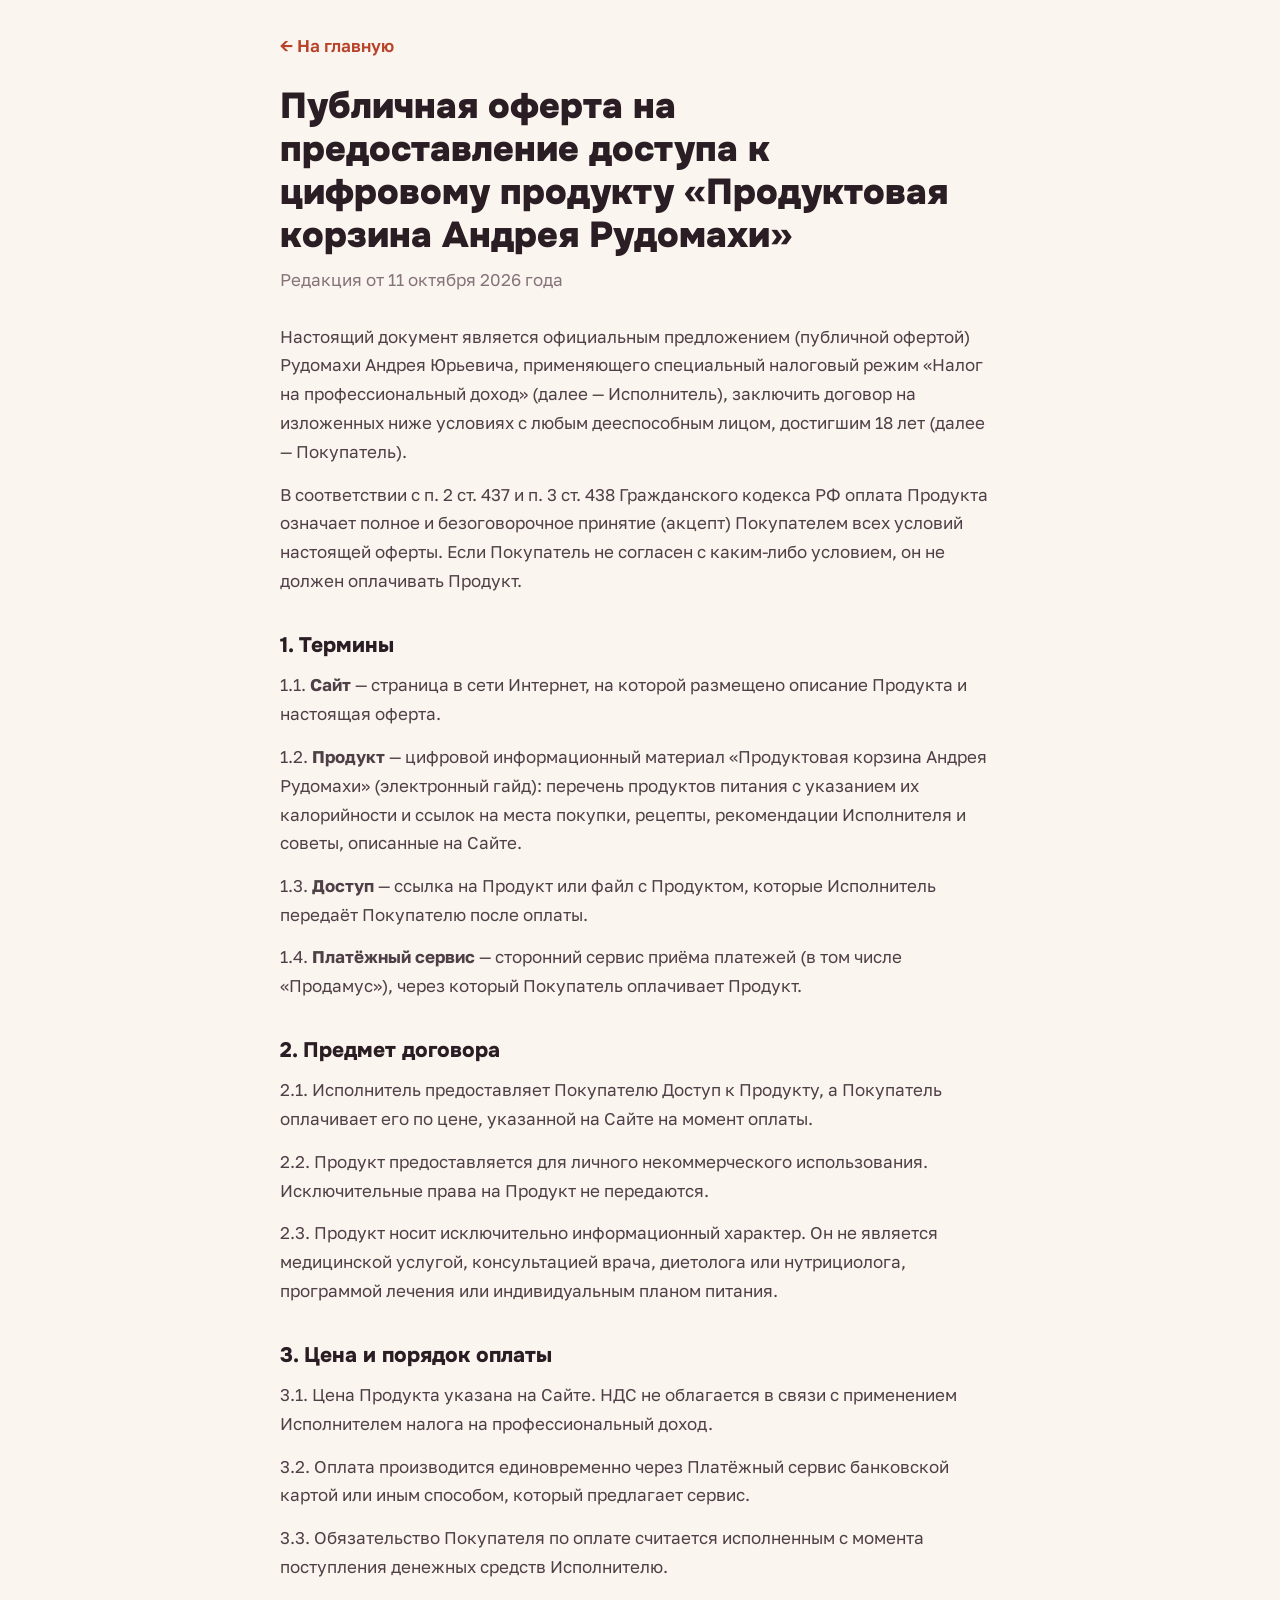
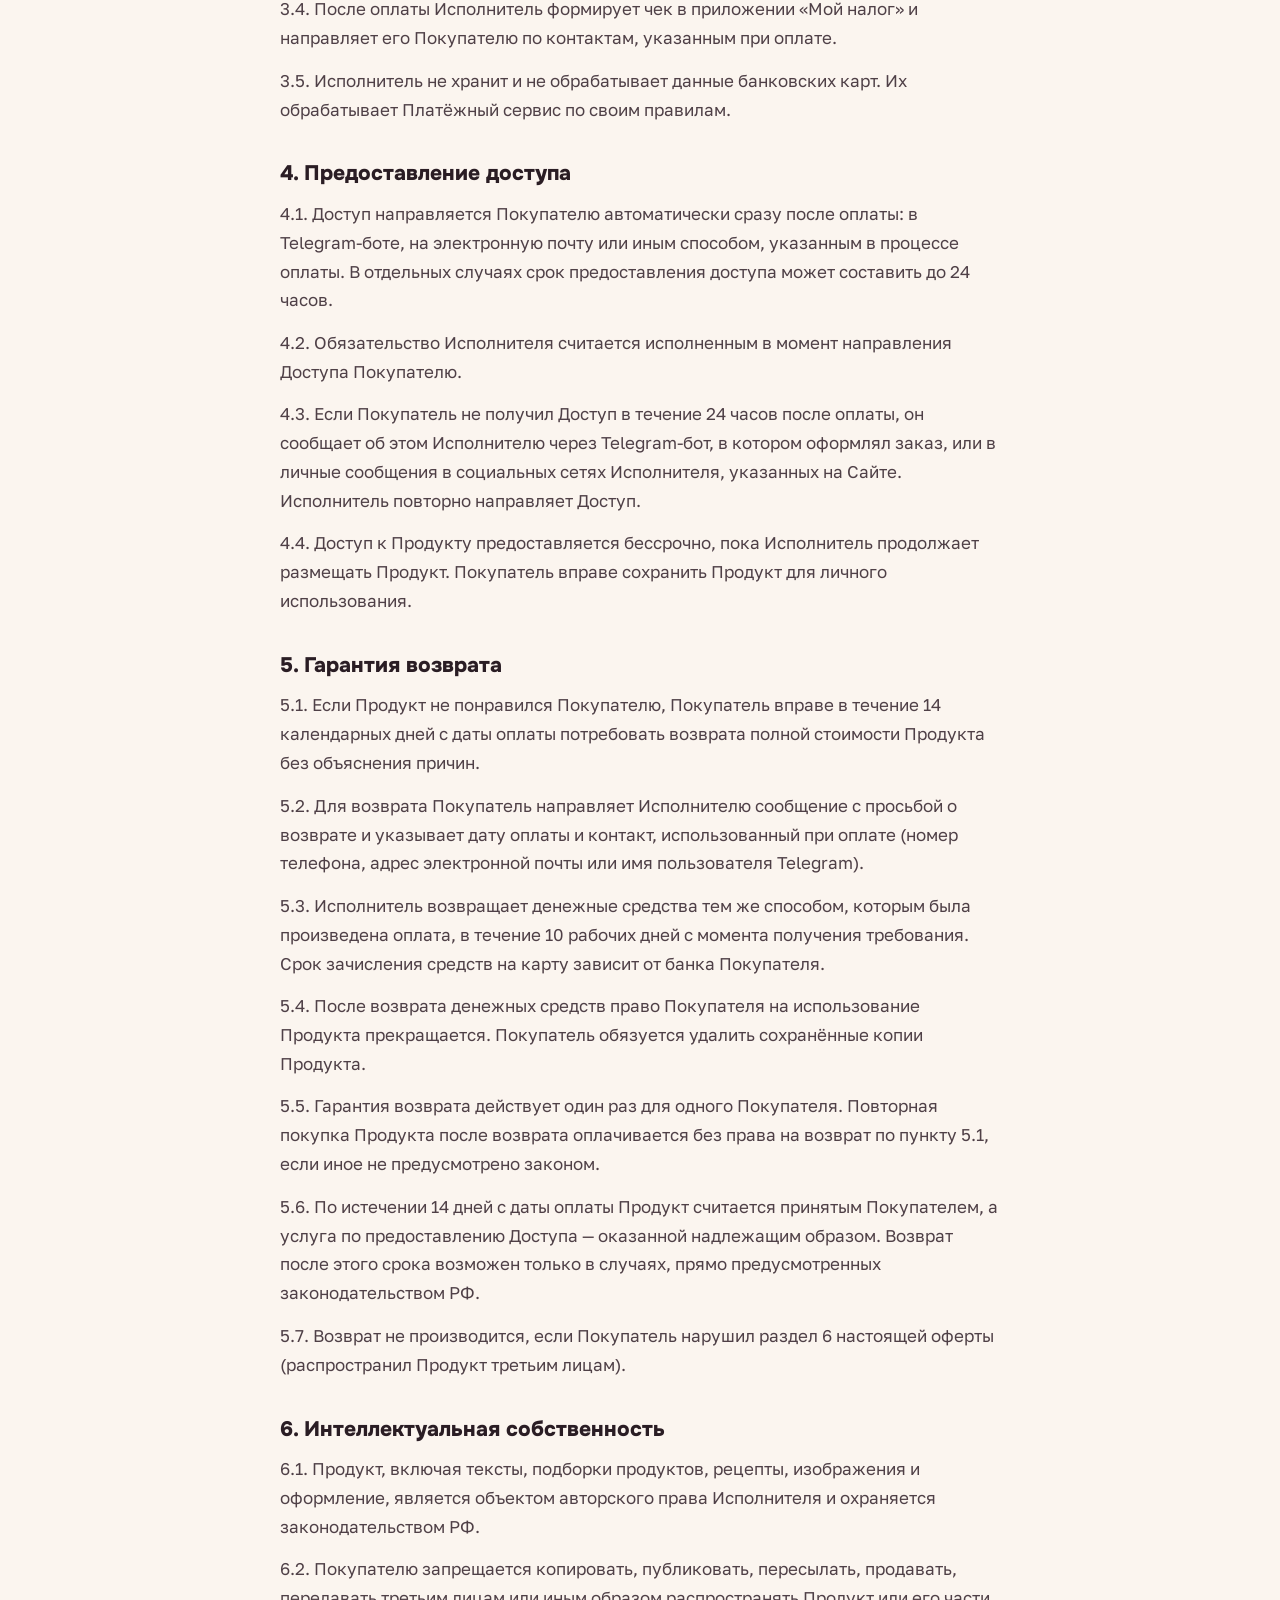
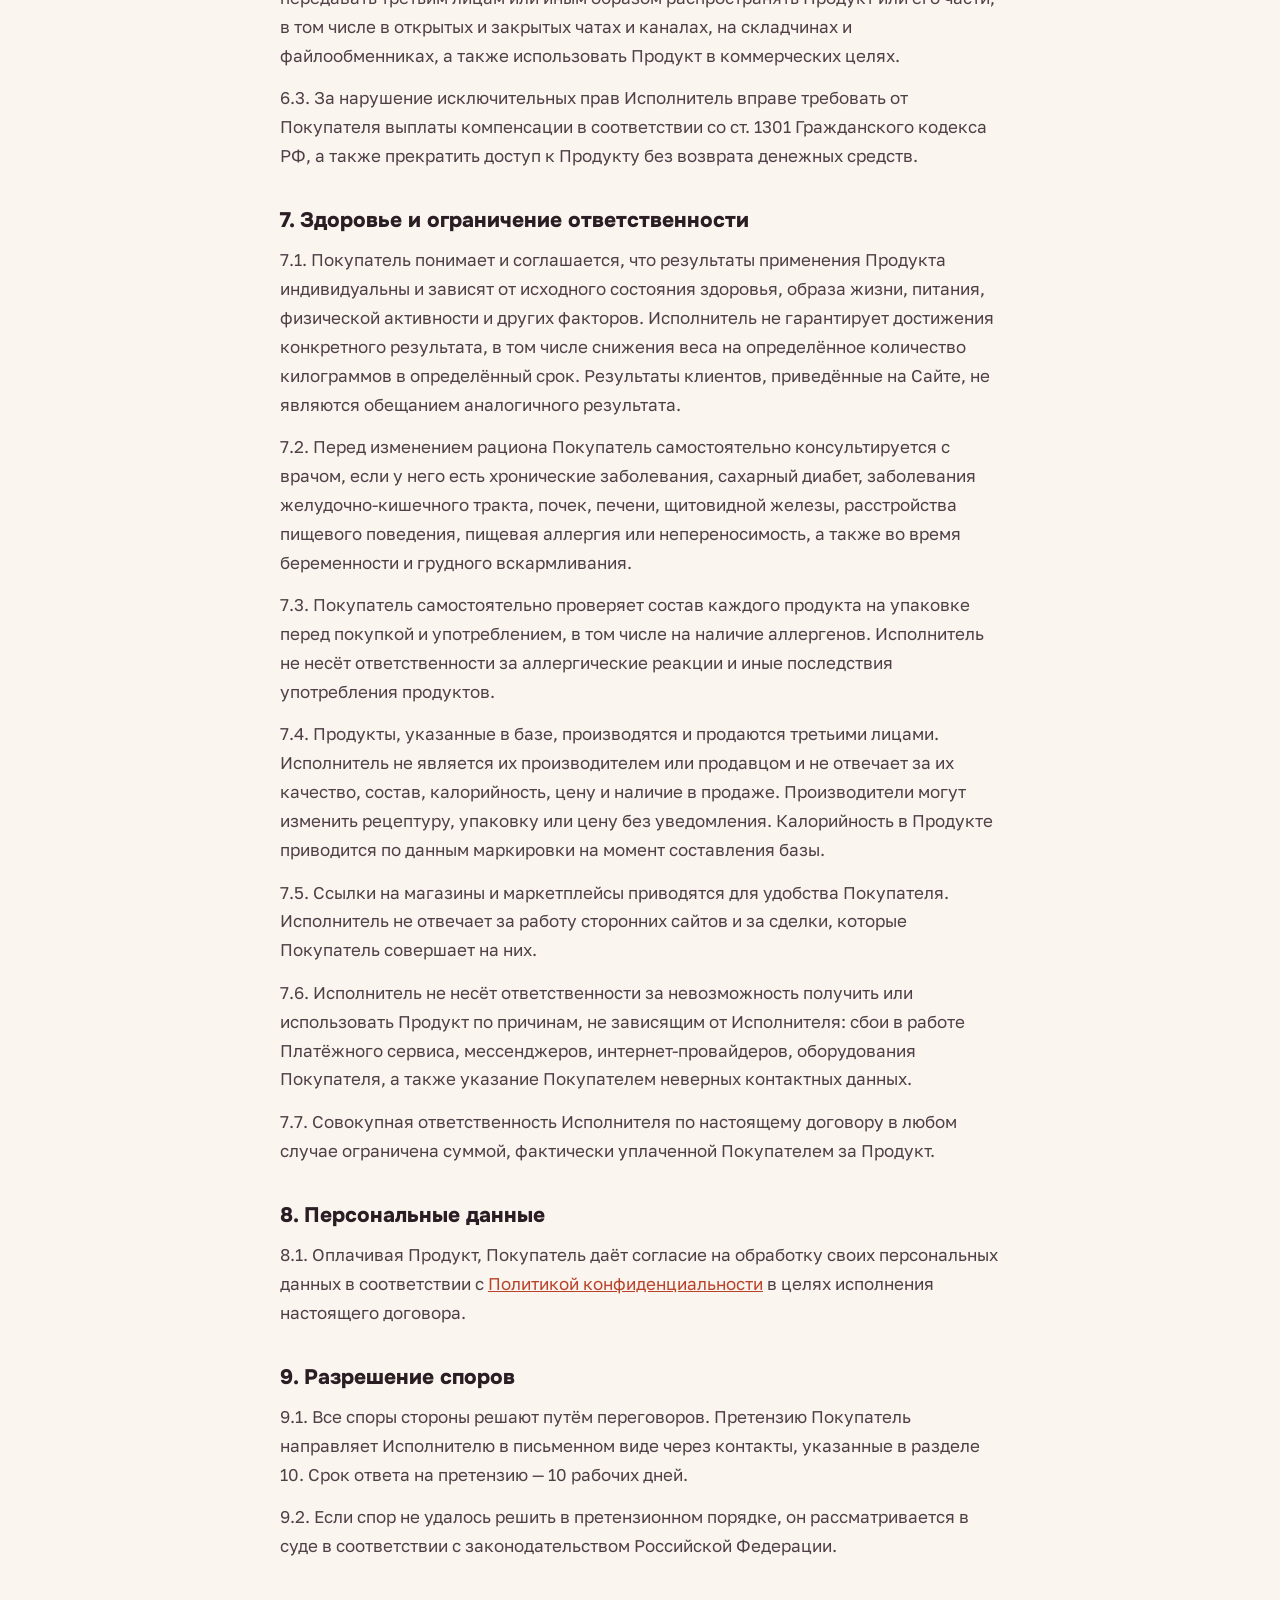
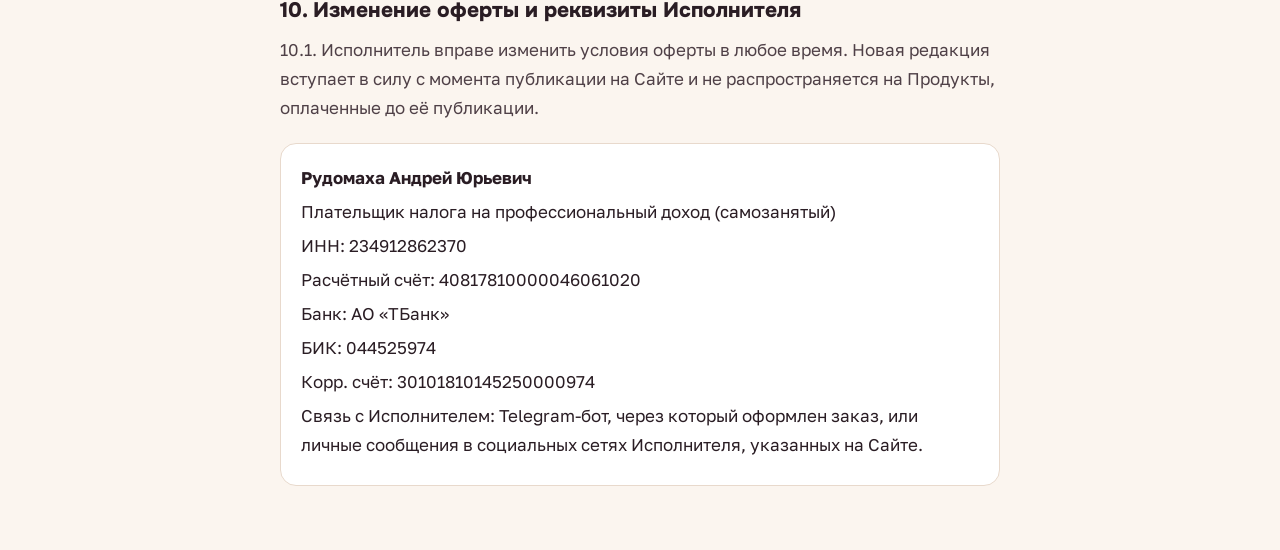
<file: oferta.html>
<!doctype html>
<html lang="ru">
<head>
<meta charset="utf-8">
<meta name="viewport" content="width=device-width, initial-scale=1, viewport-fit=cover">
<title>Публичная оферта</title>
<meta name="robots" content="noindex">
<link rel="preconnect" href="https://fonts.googleapis.com">
<link rel="preconnect" href="https://fonts.gstatic.com" crossorigin>
<link href="https://fonts.googleapis.com/css2?family=Golos+Text:wght@400;500;600;700&family=Onest:wght@700;800;900&display=swap" rel="stylesheet">
<link rel="stylesheet" href="doc.css">
</head>
<body>
<main class="doc">
<a class="back" href="index.html">← На главную</a>
<h1>Публичная оферта на предоставление доступа к цифровому продукту «Продуктовая корзина Андрея Рудомахи»</h1>
<p class="meta">Редакция от 11 октября 2026 года</p>

<p>Настоящий документ является официальным предложением (публичной офертой) Рудомахи Андрея Юрьевича, применяющего специальный налоговый режим «Налог на профессиональный доход» (далее — Исполнитель), заключить договор на изложенных ниже условиях с любым дееспособным лицом, достигшим 18 лет (далее — Покупатель).</p>
<p>В соответствии с п. 2 ст. 437 и п. 3 ст. 438 Гражданского кодекса РФ оплата Продукта означает полное и безоговорочное принятие (акцепт) Покупателем всех условий настоящей оферты. Если Покупатель не согласен с каким-либо условием, он не должен оплачивать Продукт.</p>

<h2>1. Термины</h2>
<p>1.1. <b>Сайт</b> — страница в сети Интернет, на которой размещено описание Продукта и настоящая оферта.</p>
<p>1.2. <b>Продукт</b> — цифровой информационный материал «Продуктовая корзина Андрея Рудомахи» (электронный гайд): перечень продуктов питания с указанием их калорийности и ссылок на места покупки, рецепты, рекомендации Исполнителя и советы, описанные на Сайте.</p>
<p>1.3. <b>Доступ</b> — ссылка на Продукт или файл с Продуктом, которые Исполнитель передаёт Покупателю после оплаты.</p>
<p>1.4. <b>Платёжный сервис</b> — сторонний сервис приёма платежей (в том числе «Продамус»), через который Покупатель оплачивает Продукт.</p>

<h2>2. Предмет договора</h2>
<p>2.1. Исполнитель предоставляет Покупателю Доступ к Продукту, а Покупатель оплачивает его по цене, указанной на Сайте на момент оплаты.</p>
<p>2.2. Продукт предоставляется для личного некоммерческого использования. Исключительные права на Продукт не передаются.</p>
<p>2.3. Продукт носит исключительно информационный характер. Он не является медицинской услугой, консультацией врача, диетолога или нутрициолога, программой лечения или индивидуальным планом питания.</p>

<h2>3. Цена и порядок оплаты</h2>
<p>3.1. Цена Продукта указана на Сайте. НДС не облагается в связи с применением Исполнителем налога на профессиональный доход.</p>
<p>3.2. Оплата производится единовременно через Платёжный сервис банковской картой или иным способом, который предлагает сервис.</p>
<p>3.3. Обязательство Покупателя по оплате считается исполненным с момента поступления денежных средств Исполнителю.</p>
<p>3.4. После оплаты Исполнитель формирует чек в приложении «Мой налог» и направляет его Покупателю по контактам, указанным при оплате.</p>
<p>3.5. Исполнитель не хранит и не обрабатывает данные банковских карт. Их обрабатывает Платёжный сервис по своим правилам.</p>

<h2>4. Предоставление доступа</h2>
<p>4.1. Доступ направляется Покупателю автоматически сразу после оплаты: в Telegram-боте, на электронную почту или иным способом, указанным в процессе оплаты. В отдельных случаях срок предоставления доступа может составить до 24 часов.</p>
<p>4.2. Обязательство Исполнителя считается исполненным в момент направления Доступа Покупателю.</p>
<p>4.3. Если Покупатель не получил Доступ в течение 24 часов после оплаты, он сообщает об этом Исполнителю через Telegram-бот, в котором оформлял заказ, или в личные сообщения в социальных сетях Исполнителя, указанных на Сайте. Исполнитель повторно направляет Доступ.</p>
<p>4.4. Доступ к Продукту предоставляется бессрочно, пока Исполнитель продолжает размещать Продукт. Покупатель вправе сохранить Продукт для личного использования.</p>

<h2>5. Гарантия возврата</h2>
<p>5.1. Если Продукт не понравился Покупателю, Покупатель вправе в течение 14 календарных дней с даты оплаты потребовать возврата полной стоимости Продукта без объяснения причин.</p>
<p>5.2. Для возврата Покупатель направляет Исполнителю сообщение с просьбой о возврате и указывает дату оплаты и контакт, использованный при оплате (номер телефона, адрес электронной почты или имя пользователя Telegram).</p>
<p>5.3. Исполнитель возвращает денежные средства тем же способом, которым была произведена оплата, в течение 10 рабочих дней с момента получения требования. Срок зачисления средств на карту зависит от банка Покупателя.</p>
<p>5.4. После возврата денежных средств право Покупателя на использование Продукта прекращается. Покупатель обязуется удалить сохранённые копии Продукта.</p>
<p>5.5. Гарантия возврата действует один раз для одного Покупателя. Повторная покупка Продукта после возврата оплачивается без права на возврат по пункту 5.1, если иное не предусмотрено законом.</p>
<p>5.6. По истечении 14 дней с даты оплаты Продукт считается принятым Покупателем, а услуга по предоставлению Доступа — оказанной надлежащим образом. Возврат после этого срока возможен только в случаях, прямо предусмотренных законодательством РФ.</p>
<p>5.7. Возврат не производится, если Покупатель нарушил раздел 6 настоящей оферты (распространил Продукт третьим лицам).</p>

<h2>6. Интеллектуальная собственность</h2>
<p>6.1. Продукт, включая тексты, подборки продуктов, рецепты, изображения и оформление, является объектом авторского права Исполнителя и охраняется законодательством РФ.</p>
<p>6.2. Покупателю запрещается копировать, публиковать, пересылать, продавать, передавать третьим лицам или иным образом распространять Продукт или его части, в том числе в открытых и закрытых чатах и каналах, на складчинах и файлообменниках, а также использовать Продукт в коммерческих целях.</p>
<p>6.3. За нарушение исключительных прав Исполнитель вправе требовать от Покупателя выплаты компенсации в соответствии со ст. 1301 Гражданского кодекса РФ, а также прекратить доступ к Продукту без возврата денежных средств.</p>

<h2>7. Здоровье и ограничение ответственности</h2>
<p>7.1. Покупатель понимает и соглашается, что результаты применения Продукта индивидуальны и зависят от исходного состояния здоровья, образа жизни, питания, физической активности и других факторов. Исполнитель не гарантирует достижения конкретного результата, в том числе снижения веса на определённое количество килограммов в определённый срок. Результаты клиентов, приведённые на Сайте, не являются обещанием аналогичного результата.</p>
<p>7.2. Перед изменением рациона Покупатель самостоятельно консультируется с врачом, если у него есть хронические заболевания, сахарный диабет, заболевания желудочно-кишечного тракта, почек, печени, щитовидной железы, расстройства пищевого поведения, пищевая аллергия или непереносимость, а также во время беременности и грудного вскармливания.</p>
<p>7.3. Покупатель самостоятельно проверяет состав каждого продукта на упаковке перед покупкой и употреблением, в том числе на наличие аллергенов. Исполнитель не несёт ответственности за аллергические реакции и иные последствия употребления продуктов.</p>
<p>7.4. Продукты, указанные в базе, производятся и продаются третьими лицами. Исполнитель не является их производителем или продавцом и не отвечает за их качество, состав, калорийность, цену и наличие в продаже. Производители могут изменить рецептуру, упаковку или цену без уведомления. Калорийность в Продукте приводится по данным маркировки на момент составления базы.</p>
<p>7.5. Ссылки на магазины и маркетплейсы приводятся для удобства Покупателя. Исполнитель не отвечает за работу сторонних сайтов и за сделки, которые Покупатель совершает на них.</p>
<p>7.6. Исполнитель не несёт ответственности за невозможность получить или использовать Продукт по причинам, не зависящим от Исполнителя: сбои в работе Платёжного сервиса, мессенджеров, интернет-провайдеров, оборудования Покупателя, а также указание Покупателем неверных контактных данных.</p>
<p>7.7. Совокупная ответственность Исполнителя по настоящему договору в любом случае ограничена суммой, фактически уплаченной Покупателем за Продукт.</p>

<h2>8. Персональные данные</h2>
<p>8.1. Оплачивая Продукт, Покупатель даёт согласие на обработку своих персональных данных в соответствии с <a href="privacy.html">Политикой конфиденциальности</a> в целях исполнения настоящего договора.</p>

<h2>9. Разрешение споров</h2>
<p>9.1. Все споры стороны решают путём переговоров. Претензию Покупатель направляет Исполнителю в письменном виде через контакты, указанные в разделе 10. Срок ответа на претензию — 10 рабочих дней.</p>
<p>9.2. Если спор не удалось решить в претензионном порядке, он рассматривается в суде в соответствии с законодательством Российской Федерации.</p>

<h2>10. Изменение оферты и реквизиты Исполнителя</h2>
<p>10.1. Исполнитель вправе изменить условия оферты в любое время. Новая редакция вступает в силу с момента публикации на Сайте и не распространяется на Продукты, оплаченные до её публикации.</p>
<div class="req">
  <p><b>Рудомаха Андрей Юрьевич</b></p>
  <p>Плательщик налога на профессиональный доход (самозанятый)</p>
  <p>ИНН: 234912862370</p>
  <p>Расчётный счёт: 40817810000046061020</p>
  <p>Банк: АО «ТБанк»</p>
  <p>БИК: 044525974</p>
  <p>Корр. счёт: 30101810145250000974</p>
  <p>Связь с Исполнителем: Telegram-бот, через который оформлен заказ, или личные сообщения в социальных сетях Исполнителя, указанных на Сайте.</p>
</div>
</main>
</body>
</html>
</file>
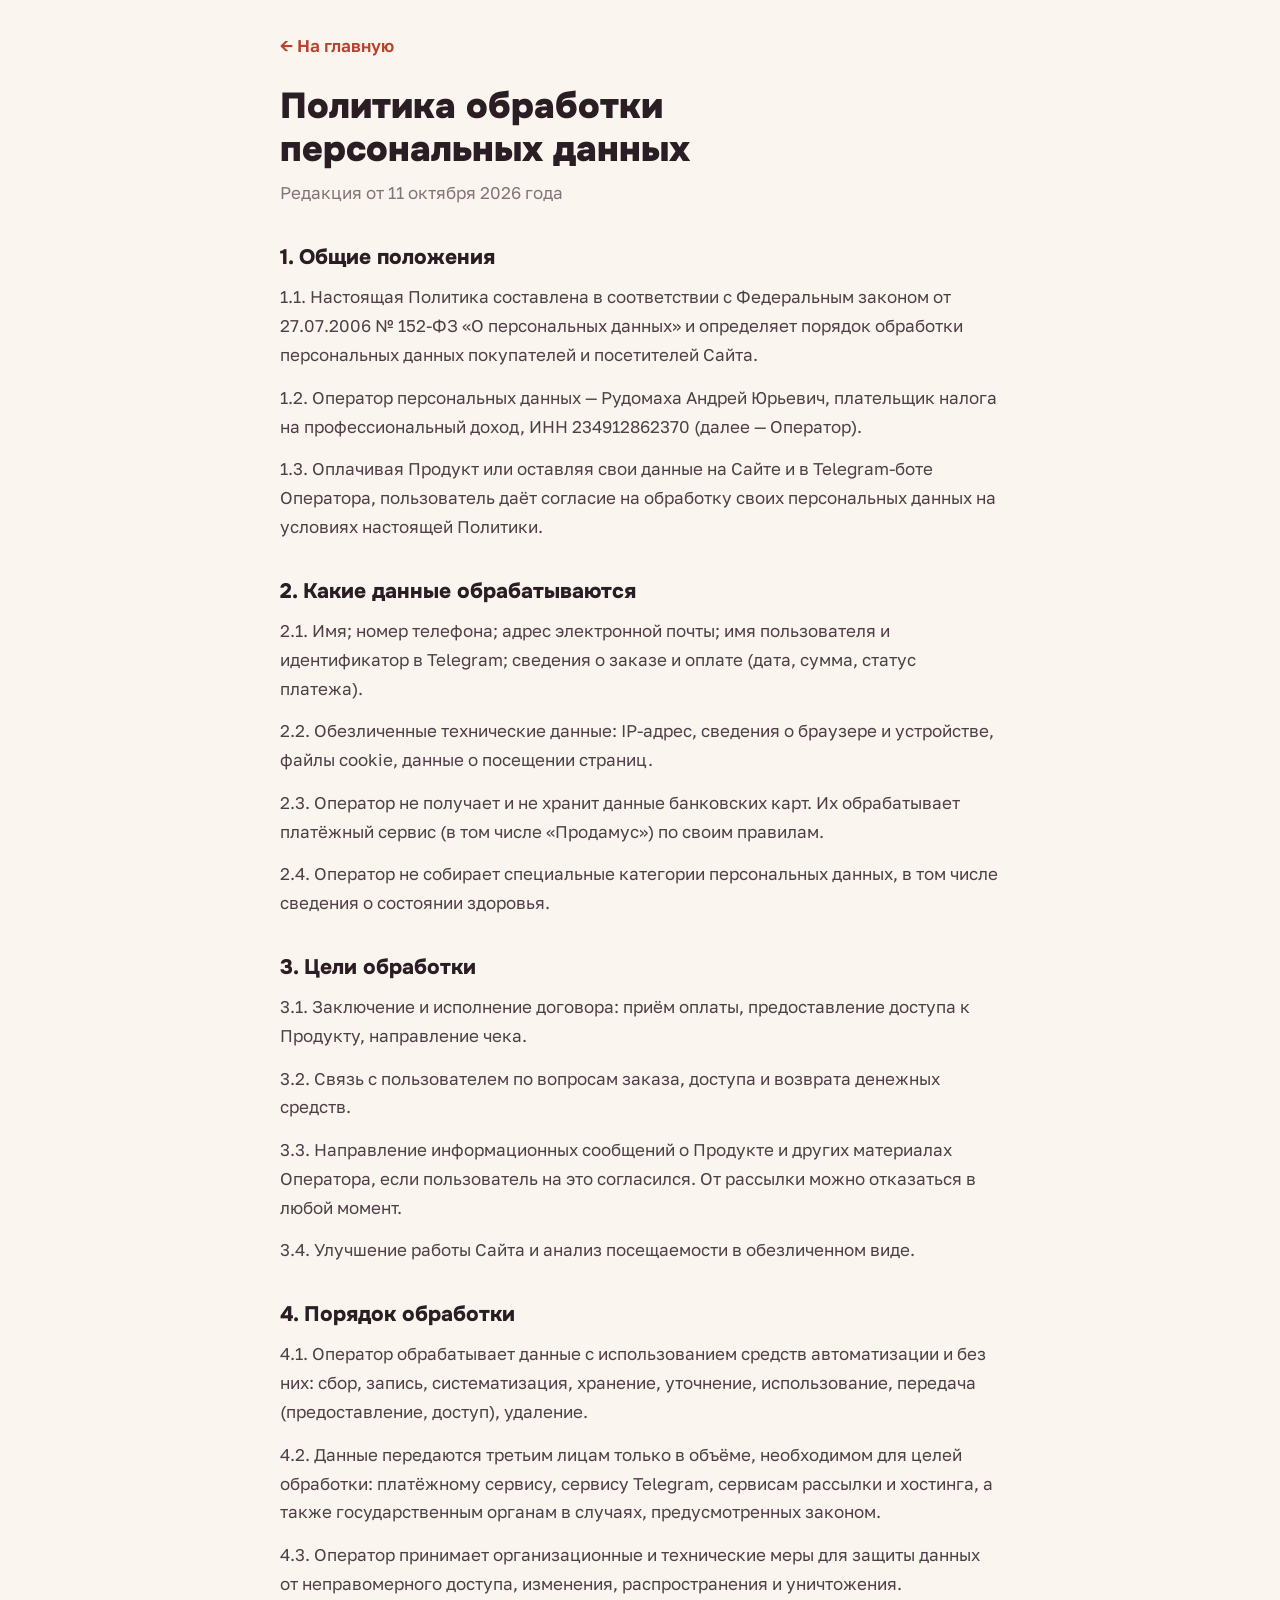
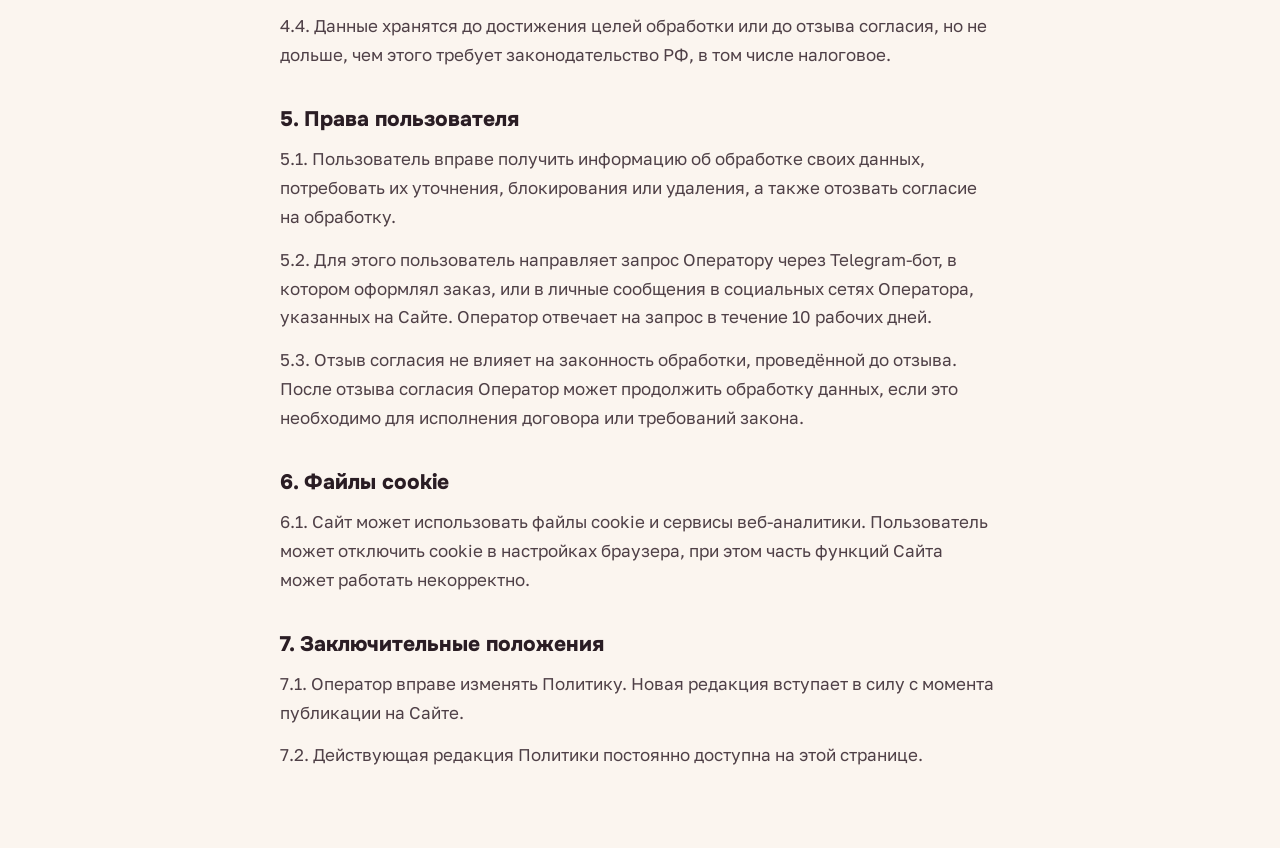
<file: privacy.html>
<!doctype html>
<html lang="ru">
<head>
<meta charset="utf-8">
<meta name="viewport" content="width=device-width, initial-scale=1, viewport-fit=cover">
<title>Политика конфиденциальности</title>
<meta name="robots" content="noindex">
<link rel="preconnect" href="https://fonts.googleapis.com">
<link rel="preconnect" href="https://fonts.gstatic.com" crossorigin>
<link href="https://fonts.googleapis.com/css2?family=Golos+Text:wght@400;500;600;700&family=Onest:wght@700;800;900&display=swap" rel="stylesheet">
<link rel="stylesheet" href="doc.css">
</head>
<body>
<main class="doc">
<a class="back" href="index.html">← На главную</a>
<h1>Политика обработки персональных данных</h1>
<p class="meta">Редакция от 11 октября 2026 года</p>

<h2>1. Общие положения</h2>
<p>1.1. Настоящая Политика составлена в соответствии с Федеральным законом от 27.07.2006 № 152-ФЗ «О персональных данных» и определяет порядок обработки персональных данных покупателей и посетителей Сайта.</p>
<p>1.2. Оператор персональных данных — Рудомаха Андрей Юрьевич, плательщик налога на профессиональный доход, ИНН 234912862370 (далее — Оператор).</p>
<p>1.3. Оплачивая Продукт или оставляя свои данные на Сайте и в Telegram-боте Оператора, пользователь даёт согласие на обработку своих персональных данных на условиях настоящей Политики.</p>

<h2>2. Какие данные обрабатываются</h2>
<p>2.1. Имя; номер телефона; адрес электронной почты; имя пользователя и идентификатор в Telegram; сведения о заказе и оплате (дата, сумма, статус платежа).</p>
<p>2.2. Обезличенные технические данные: IP-адрес, сведения о браузере и устройстве, файлы cookie, данные о посещении страниц.</p>
<p>2.3. Оператор не получает и не хранит данные банковских карт. Их обрабатывает платёжный сервис (в том числе «Продамус») по своим правилам.</p>
<p>2.4. Оператор не собирает специальные категории персональных данных, в том числе сведения о состоянии здоровья.</p>

<h2>3. Цели обработки</h2>
<p>3.1. Заключение и исполнение договора: приём оплаты, предоставление доступа к Продукту, направление чека.</p>
<p>3.2. Связь с пользователем по вопросам заказа, доступа и возврата денежных средств.</p>
<p>3.3. Направление информационных сообщений о Продукте и других материалах Оператора, если пользователь на это согласился. От рассылки можно отказаться в любой момент.</p>
<p>3.4. Улучшение работы Сайта и анализ посещаемости в обезличенном виде.</p>

<h2>4. Порядок обработки</h2>
<p>4.1. Оператор обрабатывает данные с использованием средств автоматизации и без них: сбор, запись, систематизация, хранение, уточнение, использование, передача (предоставление, доступ), удаление.</p>
<p>4.2. Данные передаются третьим лицам только в объёме, необходимом для целей обработки: платёжному сервису, сервису Telegram, сервисам рассылки и хостинга, а также государственным органам в случаях, предусмотренных законом.</p>
<p>4.3. Оператор принимает организационные и технические меры для защиты данных от неправомерного доступа, изменения, распространения и уничтожения.</p>
<p>4.4. Данные хранятся до достижения целей обработки или до отзыва согласия, но не дольше, чем этого требует законодательство РФ, в том числе налоговое.</p>

<h2>5. Права пользователя</h2>
<p>5.1. Пользователь вправе получить информацию об обработке своих данных, потребовать их уточнения, блокирования или удаления, а также отозвать согласие на обработку.</p>
<p>5.2. Для этого пользователь направляет запрос Оператору через Telegram-бот, в котором оформлял заказ, или в личные сообщения в социальных сетях Оператора, указанных на Сайте. Оператор отвечает на запрос в течение 10 рабочих дней.</p>
<p>5.3. Отзыв согласия не влияет на законность обработки, проведённой до отзыва. После отзыва согласия Оператор может продолжить обработку данных, если это необходимо для исполнения договора или требований закона.</p>

<h2>6. Файлы cookie</h2>
<p>6.1. Сайт может использовать файлы cookie и сервисы веб-аналитики. Пользователь может отключить cookie в настройках браузера, при этом часть функций Сайта может работать некорректно.</p>

<h2>7. Заключительные положения</h2>
<p>7.1. Оператор вправе изменять Политику. Новая редакция вступает в силу с момента публикации на Сайте.</p>
<p>7.2. Действующая редакция Политики постоянно доступна на этой странице.</p>
</main>
</body>
</html>
</file>
<file: style.css>
/* Single reading column, left-aligned, generous spacing for 30–50 readers on phones */
:root{
  --bg:#FBF5EF;
  --paper:#FFFFFF;
  --sand:#F3E7DC;
  --blush:#F7DCD3;
  --ink:#2A1D24;
  --ink-2:#4F4047;
  --muted:#85737A;
  --line:#E8D9CC;
  --accent:#D9573B;
  --accent-deep:#B8432A;
  --accent-soft:#FBE3DA;
  --sage:#5E8F62;
  --sage-soft:#E3EDE2;
  --plum:#3B2433;
  --gold:#E7B65C;
  --f-head:Onest,"Golos Text",system-ui,-apple-system,"Segoe UI",Arial,sans-serif;
  --f-body:"Golos Text",system-ui,-apple-system,"Segoe UI",Arial,sans-serif;
  --radius:20px;
  --shadow:0 14px 40px -20px rgba(59,36,51,.35);
  color-scheme:light;
}
*{box-sizing:border-box}
html{scroll-behavior:smooth;-webkit-text-size-adjust:100%}
body{margin:0;background:var(--bg);color:var(--ink);font:400 19px/1.75 var(--f-body);-webkit-font-smoothing:antialiased;overflow-x:hidden;text-align:left;padding-bottom:env(safe-area-inset-bottom,0px)}
img{max-width:100%;display:block}
h1,h2,h3,h4{font-family:var(--f-head);line-height:1.2;margin:0;text-wrap:balance;letter-spacing:-.01em}
p{margin:0 0 1.15em}
b,strong{font-weight:700}
a{color:var(--accent-deep)}
:focus-visible{outline:3px solid var(--accent);outline-offset:3px;border-radius:6px}

.wrap{max-width:660px;margin:0 auto;padding-inline:20px}
.wide{max-width:1040px;margin:0 auto}

/* ---------- hero ---------- */
.hero{padding-block:44px 8px;background:radial-gradient(900px 380px at 90% -10%,var(--blush) 0,transparent 60%),radial-gradient(700px 320px at -10% 10%,var(--sage-soft) 0,transparent 60%)}
.hero h1{font-size:clamp(30px,6.6vw,50px);font-weight:900;line-height:1.15;letter-spacing:-.02em}
.method{margin:22px 0 0;font:800 clamp(22px,4.6vw,30px)/1.25 var(--f-head);color:var(--accent)}
.teaser{margin:28px 0 24px;padding:22px 20px;background:var(--paper);border:2px solid var(--accent);border-radius:var(--radius);box-shadow:var(--shadow)}
.teaser-main{font:800 clamp(21px,4.4vw,26px)/1.35 var(--f-head);margin:0 0 12px}
.teaser-sub{color:var(--ink-2);margin:0}

/* ---------- carousel ---------- */
.carousel{position:relative;margin:28px 0 8px}
.track{display:flex;gap:14px;overflow-x:auto;scroll-snap-type:x mandatory;scrollbar-width:none;padding:4px 20px 16px;scroll-padding-inline:20px}
.track::-webkit-scrollbar{display:none}
.slide{flex:0 0 min(88%,520px);margin:0;scroll-snap-align:start;background:var(--paper);border-radius:var(--radius);overflow:hidden;box-shadow:var(--shadow);position:relative}
.slide img{width:100%;aspect-ratio:1/1;object-fit:cover;background:var(--sand)}
.lbl{position:absolute;top:12px;background:rgba(255,255,255,.94);color:var(--ink);font:800 13px/1 var(--f-head);letter-spacing:.08em;text-transform:uppercase;padding:8px 11px;border-radius:999px}
.lbl.l{left:12px}.lbl.r{left:calc(50% + 12px);background:var(--accent);color:#fff}
.cnav{display:flex;align-items:center;gap:14px;padding-inline:20px;max-width:660px;margin:6px auto 0}
.cbtn{width:46px;height:46px;border-radius:50%;border:1px solid var(--line);background:var(--paper);color:var(--ink);font-size:20px;cursor:pointer;display:grid;place-items:center;transition:background .2s,color .2s}
.cbtn:hover{background:var(--ink);color:#fff;border-color:var(--ink)}
.count{font:700 15px var(--f-head);color:var(--muted);min-width:64px;text-align:center;font-variant-numeric:tabular-nums}

/* ---------- article rhythm ---------- */
main{padding-bottom:20px}
article{padding-block:28px 10px}
h2{font-size:clamp(28px,5.4vw,38px);font-weight:900;margin:12px 0 26px}
h2.mt{margin-top:56px}
.day{font:800 15px/1 var(--f-head);letter-spacing:.1em;text-transform:uppercase;color:var(--accent-deep);margin:48px 0 18px;display:flex;align-items:center;gap:12px}
.day::after{content:"";flex:1;height:1px;background:var(--line)}
.big{font:900 clamp(26px,5.2vw,34px)/1.25 var(--f-head);margin:48px 0 24px}
.lead-in{font-weight:700;font-size:1.06em;margin-top:36px}
.pull{font:800 clamp(22px,4.4vw,28px)/1.35 var(--f-head);color:var(--plum);padding:4px 0 4px 20px;border-left:4px solid var(--accent);margin:40px 0}
.wish{list-style:none;padding:0;margin:0 0 1.4em;display:grid;gap:12px}
.wish li{position:relative;padding-left:30px}
.wish li::before{content:"";position:absolute;left:4px;top:.62em;width:12px;height:12px;border-radius:50%;background:var(--accent-soft);box-shadow:inset 0 0 0 3px var(--accent)}
.note{font-size:15px;color:var(--muted);margin-top:-6px}

/* ---------- meme cards ---------- */
.meme{margin:36px 0 44px;border-radius:var(--radius);overflow:hidden;background:var(--paper);box-shadow:var(--shadow);border:1px solid var(--line)}
.meme .stage{position:relative;min-height:230px;display:grid;place-items:center;padding:28px 18px;background:var(--sand)}
.stage.warm{background:linear-gradient(160deg,#F6E6D6,#EBCDB8)}
.stage.cool{background:linear-gradient(180deg,#EEF2F4,#DCE3E8)}
.stage.yellow{background:linear-gradient(160deg,#FFF3C8,#F7E09A)}
.stage.dark{background:radial-gradient(circle at 50% 40%,#45404F,#1C1118)}
.stage.plum-soft{background:linear-gradient(160deg,#EADDE6,#D9C6D3)}
.meme .cap{padding:16px 20px;font:800 18px/1.35 var(--f-head);color:var(--ink);background:var(--paper)}
.meme .cap small{display:block;font:500 15px var(--f-body);color:var(--muted);margin-top:4px}
.meme-photo{width:100%;display:block}
.meme .fallback{display:none}
.meme.nophoto .meme-photo{display:none}
.meme.nophoto .fallback{display:grid}
.emoji-row{display:flex;gap:18px;align-items:flex-end;justify-content:center}
.emoji-row.center{align-items:center}
.emoji-big{font-size:84px;line-height:1;filter:drop-shadow(0 10px 12px rgba(0,0,0,.14))}
.emoji-big.xl{font-size:100px}.emoji-big.sm{font-size:58px}.emoji-big.tilt{transform:rotate(-35deg)}
.meme-text{position:absolute;left:0;right:0;font:900 26px/1.1 var(--f-head);color:#fff;text-transform:uppercase;text-align:center;-webkit-text-stroke:5px #000;paint-order:stroke fill;padding-inline:10px}
.meme-text.top{top:14px}.meme-text.bottom{bottom:14px}.meme-text.small{font-size:19px}
.cal{width:100%;max-width:340px;background:#fff;border-radius:16px;padding:14px;box-shadow:0 10px 24px -14px rgba(0,0,0,.3)}
.cal-h{display:flex;justify-content:space-between;font:800 15px var(--f-head);margin-bottom:8px}
.cal-h span{color:var(--muted);font-weight:600}
.cal-g{display:grid;grid-template-columns:repeat(7,1fr);gap:5px;text-align:center;font:600 13px/1 var(--f-head)}
.cal-g .w{color:var(--muted);font-size:11px;padding-bottom:4px}
.cal-g .d{padding:8px 0;border-radius:8px;background:#FAF6F2;position:relative}
.cal-g .d.mon{background:var(--accent-soft);color:transparent}
.cal-g .d.mon::after{content:"✕";position:absolute;inset:0;display:grid;place-items:center;color:var(--accent);font-size:20px;font-weight:800}
.cal-g .d.e{background:none}
.pans,.shelf{width:100%;max-width:420px;height:auto}
.scale-wrap{text-align:center}
.lcd{margin-top:14px;display:inline-block;background:#1E2618;color:#B7F28A;font:800 22px "Courier New",monospace;padding:6px 14px;border-radius:8px}
.gym{width:100%;max-width:330px;aspect-ratio:1.6/1;border-radius:18px;padding:18px;color:#fff;position:relative;overflow:hidden;background:linear-gradient(135deg,#3B2433,#6B3A50);box-shadow:0 18px 30px -16px rgba(0,0,0,.5);transform:rotate(-3deg)}
.gym .t{font:800 12px var(--f-head);letter-spacing:.15em;opacity:.8}
.gym .n{font:800 24px/1.15 var(--f-head);margin-top:8px}
.gym .s{position:absolute;left:18px;bottom:16px;font-size:13px;opacity:.85}
.stamp{position:absolute;right:10px;bottom:34px;transform:rotate(-14deg);border:4px solid #FF6B57;color:#FF6B57;font:900 22px var(--f-head);letter-spacing:.12em;padding:4px 14px;border-radius:8px}
.calc{width:200px;background:#2E2A2B;border-radius:18px;padding:14px;box-shadow:0 18px 30px -16px rgba(0,0,0,.6)}
.calc .scr{background:#C7D3B5;border-radius:8px;padding:10px;text-align:right;font:800 26px/1 "Courier New",monospace;color:#1E2618;margin-bottom:10px}
.calc .keys{display:grid;grid-template-columns:repeat(4,1fr);gap:6px}
.calc .keys i{height:24px;border-radius:6px;background:#4A4446}
.calc .keys i.o{background:var(--accent)}

/* ---------- tries ---------- */
.tries{display:grid;gap:14px;margin:30px 0 36px}
.try{display:grid;grid-template-columns:48px minmax(0,1fr);gap:16px;background:var(--paper);border:1px solid var(--line);border-radius:18px;padding:20px 18px}
.try .ic{width:48px;height:48px;border-radius:14px;background:var(--accent-soft);display:grid;place-items:center;font-size:24px}
.try h4{font:800 19px/1.3 var(--f-head);margin:4px 0 10px}
.try p{margin:0 0 .7em;font-size:17.5px;line-height:1.65;color:var(--ink-2)}
.try p:last-child{margin-bottom:0}

.tally{background:var(--plum);color:#fff;border-radius:var(--radius);padding:24px 18px;margin:8px 0 28px;display:grid;grid-template-columns:repeat(3,minmax(0,1fr));gap:12px}
.tally b{display:block;font:900 clamp(20px,4.6vw,28px)/1.1 var(--f-head);color:var(--gold);font-variant-numeric:tabular-nums}
.tally span{font-size:14px;opacity:.85;line-height:1.35;display:block;margin-top:8px}

/* ---------- chat ---------- */
.phone{max-width:420px;margin:30px 0 36px;background:#DCE6D5;border-radius:28px;padding:16px 14px 18px;box-shadow:var(--shadow);border:8px solid #fff;background-image:radial-gradient(rgba(255,255,255,.5) 1px,transparent 1px);background-size:14px 14px}
.phone-top{display:flex;align-items:center;gap:10px;background:rgba(255,255,255,.88);margin:-16px -14px 14px;padding:12px 14px;border-radius:20px 20px 0 0}
.phone-top .ph{width:34px;height:34px;border-radius:50%;background:#C9B8C0;filter:blur(1.5px)}
.phone-top b{font-size:15px;display:block;line-height:1.2}
.phone-top span{font-size:12px;color:var(--muted)}
.bubble{background:#fff;border-radius:16px 16px 16px 4px;padding:12px 14px 8px;font-size:16px;line-height:1.55;max-width:94%;box-shadow:0 1px 1px rgba(0,0,0,.08)}
.bubble .tm{display:block;text-align:right;font-size:11px;color:var(--muted);margin-top:2px}

/* ---------- reveal ---------- */
.reveal{background:var(--plum);color:#fff;border-radius:28px;padding:40px 24px 26px;margin:24px 0;position:relative;overflow:hidden}
.reveal::after{content:"";position:absolute;width:340px;height:340px;right:-140px;top:-140px;border-radius:50%;background:radial-gradient(circle,rgba(231,182,92,.35),transparent 70%);pointer-events:none}
.reveal h2{color:#fff;margin-top:6px}
.reveal p{color:rgba(255,255,255,.88)}
.kicker{font:800 14px/1.2 var(--f-head);letter-spacing:.1em;text-transform:uppercase;color:var(--accent-deep);margin:0 0 6px}
.reveal .kicker{color:var(--gold)}

/* ---------- product comparisons ---------- */
.cmp{background:var(--paper);border:1px solid var(--line);border-radius:22px;padding:22px 18px 18px;margin:0 0 20px;box-shadow:var(--shadow)}
.cmp-q{font:800 19px/1.4 var(--f-head);margin-bottom:18px}
.cmp-row{display:grid;grid-template-columns:minmax(0,1fr) 28px minmax(0,1fr);align-items:start;gap:6px}
.cmp-col{display:flex;flex-direction:column;align-items:center;text-align:center;border-radius:16px;padding:14px 8px 12px}
.cmp-col.old{background:#F5F1EE}
.cmp-col.new{background:var(--sage-soft)}
.cmp-col svg{width:100%;max-width:150px;height:auto;margin:6px 0 8px}
.kcal{font:900 clamp(30px,7vw,40px)/1 var(--f-head);font-variant-numeric:tabular-nums}
.kcal small{font-size:.45em;font-weight:800}
.old .kcal{color:var(--accent-deep)}
.new .kcal{color:var(--sage)}
.who{margin:0;font:600 14.5px/1.35 var(--f-body);color:var(--ink-2)}
.arrow{align-self:center;font:900 24px var(--f-head);color:var(--muted);text-align:center}

/* ---------- recipes ---------- */
.recipes{display:grid;grid-template-columns:repeat(2,minmax(0,1fr));gap:12px;margin:28px 0 32px}
.rcp{background:var(--paper);border-radius:18px;overflow:hidden;border:1px solid var(--line)}
.rcp .pic{aspect-ratio:1.25/1;display:grid;place-items:center;font-size:58px}
.rcp .meta{padding:12px 14px 14px}
.rcp h4{font:800 16px/1.3 var(--f-head)}
.rcp span{font-size:14px;color:var(--muted)}

/* ---------- result ---------- */
.result{margin:28px 0 32px;padding:30px 24px;background:var(--paper);border-radius:24px;border:1px solid var(--line);box-shadow:var(--shadow)}
.result .num{font:900 clamp(64px,16vw,110px)/1 var(--f-head);color:var(--accent);letter-spacing:-.03em}
.result .sub{font:800 20px var(--f-head);margin-top:8px}

/* ---------- manifesto ---------- */
.manifesto{padding-block:56px 30px}
.manifesto .h{font:900 clamp(26px,5vw,34px)/1.2 var(--f-head);margin-bottom:18px}
.manifesto ul{list-style:none;margin:0 0 26px;padding:0;display:grid;gap:8px}
.manifesto li{font:700 clamp(19px,3.8vw,23px) var(--f-head);color:var(--muted);text-decoration:line-through;text-decoration-color:var(--accent);text-decoration-thickness:3px}
.manifesto .yes{font:900 clamp(32px,7vw,48px)/1.15 var(--f-head);color:var(--ink);margin-bottom:22px}
.manifesto .yes em{color:var(--accent);font-style:normal}

/* ---------- offer ---------- */
.offer{background:var(--paper);border-radius:28px;padding:32px 22px 26px;box-shadow:var(--shadow);border:1px solid var(--line)}
.offer h2{margin-bottom:10px}
.pages{position:relative;height:250px;margin:24px 0 18px}
.pg{width:44%;max-width:180px;height:230px;background:#fff;border-radius:12px;border:1px solid var(--line);box-shadow:0 18px 30px -18px rgba(0,0,0,.45);padding:14px 12px;position:absolute;top:10px;overflow:hidden}
.pg.left{left:0;transform:rotate(-7deg)}
.pg.mid{left:50%;transform:translateX(-50%);z-index:3;top:0}
.pg.right{right:0;transform:rotate(7deg);z-index:2}
.pg .t{font:800 12.5px/1.25 var(--f-head);color:var(--accent-deep);margin-bottom:10px}
.pg.right .t{text-align:right}
.pg .row{display:flex;gap:6px;align-items:center;margin:8px 0}
.pg .sq{width:24px;height:24px;border-radius:7px;flex:none}
.pg .ln{height:6px;border-radius:9px;background:#E9DED6;flex:1}
.pg .ln.s{flex:.5;background:var(--sage-soft)}
.pg .blur{filter:blur(2.2px)}
.pg .hero-img{height:76px;border-radius:9px;margin-bottom:8px}
.incl{display:grid;gap:30px;margin-top:10px}
.inc h3{font:800 21px/1.3 var(--f-head);margin-bottom:12px;display:flex;gap:12px;align-items:flex-start}
.inc .ic{flex:none;width:40px;height:40px;border-radius:12px;display:grid;place-items:center;font-size:21px;background:var(--accent-soft);margin-top:-4px}
.inc p{color:var(--ink-2);font-size:17.5px;line-height:1.65;margin-bottom:.8em}
.cats{display:grid;gap:10px;margin:16px 0 16px}
.cat{display:grid;grid-template-columns:auto minmax(0,1fr);gap:14px;align-items:start;background:var(--bg);border-radius:14px;padding:14px;font-size:16px;line-height:1.55;color:var(--ink-2)}
.cat .n{min-width:44px;height:40px;border-radius:12px;background:var(--plum);color:#fff;display:grid;place-items:center;font:800 15px var(--f-head);padding-inline:6px}
.cat b{color:var(--ink);display:block;font-family:var(--f-head);font-size:17px;margin-bottom:2px}

/* ---------- future / guarantee / costs ---------- */
.future{display:grid;gap:12px;margin:0 0 28px}
.future p{display:grid;grid-template-columns:34px minmax(0,1fr);gap:12px;margin:0;padding:18px;background:var(--sage-soft);border-radius:18px;color:#2F4632;line-height:1.6}
.future .ic{font-size:24px;line-height:1.2}
.guar{display:grid;grid-template-columns:96px minmax(0,1fr);gap:20px;align-items:start;padding:24px 20px;border-radius:24px;border:2px dashed var(--sage);background:var(--paper);margin:40px 0}
.seal{width:96px;height:96px;border-radius:50%;background:var(--sage);color:#fff;display:flex;flex-direction:column;align-items:center;justify-content:center;font:800 12px/1.15 var(--f-head);letter-spacing:.06em;text-transform:uppercase;box-shadow:0 0 0 6px var(--sage-soft)}
.seal b{font:900 28px/1 var(--f-head);letter-spacing:0}
.guar h3{font:800 21px/1.25 var(--f-head);margin-bottom:10px}
.guar p{font-size:17.5px;color:var(--ink-2);margin-bottom:.7em}
.guar p:last-child{margin:0}
.costs{background:var(--paper);border:1px solid var(--line);border-radius:20px;overflow:hidden;margin:0 0 28px}
.cost{display:flex;justify-content:space-between;align-items:flex-start;gap:14px;padding:15px 18px;border-bottom:1px solid var(--line);font-size:17px}
.cost:last-child{border-bottom:0}
.cost span{color:var(--ink);font-weight:600;min-width:0}
.cost small{display:block;color:var(--muted);font-size:14px;font-weight:400}
.cost b{white-space:nowrap;font-weight:800;font-variant-numeric:tabular-nums}

/* ---------- price ---------- */
.price{padding:34px 22px 28px;background:linear-gradient(180deg,var(--paper),var(--blush));border-radius:28px;margin:40px 0 34px;border:1px solid var(--line)}
.price .pre{font:700 20px/1.3 var(--f-head);margin:0 0 6px;color:var(--muted);text-decoration:line-through;text-decoration-color:var(--accent);text-decoration-thickness:2px}
.price .pre:first-child{text-decoration:none;color:var(--ink)}
.coffee{margin:22px 0 8px;font:700 19px var(--f-head);color:var(--ink-2)}
.now{font:900 clamp(68px,16vw,104px)/1 var(--f-head);color:var(--ink);letter-spacing:-.03em;font-variant-numeric:tabular-nums}
.once{font-weight:700;color:var(--sage);margin:10px 0 0}
.cta{display:flex;align-items:center;justify-content:center;width:100%;max-width:480px;margin:24px 0 0;padding:21px 24px;border-radius:18px;border:0;cursor:pointer;text-decoration:none;text-align:center;background:linear-gradient(180deg,#E4664A,var(--accent-deep));color:#fff;font:800 19px/1.2 var(--f-head);letter-spacing:.02em;text-transform:uppercase;box-shadow:0 14px 28px -12px rgba(184,67,42,.75),inset 0 1px 0 rgba(255,255,255,.25);position:relative;overflow:hidden;transition:transform .15s}
.cta:hover{transform:translateY(-2px)}
.cta::after{content:"";position:absolute;top:0;left:-60%;width:40%;height:100%;background:linear-gradient(100deg,transparent,rgba(255,255,255,.45),transparent);animation:shine 3.2s infinite}
@keyframes shine{0%,60%{left:-60%}100%{left:130%}}
.cta-note{font-size:14px;color:var(--muted);margin:12px 0 0;line-height:1.5}
.cta-note a{color:inherit}
.ps{background:var(--paper);border-radius:20px;padding:22px 20px;border:1px solid var(--line);margin:20px 0}
.ps p{margin-bottom:.7em}.ps p:last-child{margin:0}
.ps b{color:var(--accent-deep)}
section > .cta:last-child{margin-bottom:20px}

footer{padding-block:40px 60px;font-size:14px;line-height:1.6;color:var(--muted);border-top:1px solid var(--line);margin-top:40px}
footer p{margin-bottom:.7em}
footer a{color:var(--ink-2)}

@media (prefers-reduced-motion:reduce){.cta::after{animation:none}html{scroll-behavior:auto}}

@media (max-width:520px){
  body{font-size:18px}
  .wrap{padding-inline:16px}
  .track{padding-inline:16px;scroll-padding-inline:16px}
  .cnav{padding-inline:16px}
  .tally{grid-template-columns:1fr;gap:16px;padding:22px}
  .tally span{margin-top:4px}
  .guar{grid-template-columns:1fr}
  .pg{height:205px}
  .pages{height:225px}
  .cmp{padding:20px 12px 14px}
  .cmp-row{grid-template-columns:minmax(0,1fr) 18px minmax(0,1fr);gap:4px}
  .arrow{font-size:18px}
  .who{font-size:13.5px}
}

/* photo memes */
.meme.photo .meme-photo{width:100%;height:auto;max-height:520px;object-fit:cover;background:var(--sand)}
.ps .meme{margin:22px 0}

/* emphasis */
.hl{font-weight:700;background:linear-gradient(transparent 58%,#FBCDBD 58%);padding-inline:2px;-webkit-box-decoration-break:clone;box-decoration-break:clone}
.note-i{font-size:15.5px;line-height:1.55;font-style:italic;color:var(--muted);margin-top:-.5em}
.ask{font:900 clamp(26px,5.6vw,34px)/1.25 var(--f-head);color:var(--accent);margin:44px 0 26px}
.reveal-hl{font-weight:700;color:#fff!important;border-left:4px solid var(--gold);padding-left:14px}
.cost.total{background:var(--plum);color:#fff}
.cost.total span{color:#fff;font-weight:800}
.cost.total b{color:var(--gold);font-size:20px}
</file>
<file: doc.css>
:root{--bg:#FBF5EF;--paper:#FFFFFF;--ink:#2A1D24;--ink-2:#4F4047;--muted:#85737A;--line:#E8D9CC;--accent:#B8432A;color-scheme:light}
*{box-sizing:border-box}
body{margin:0;background:var(--bg);color:var(--ink);font:400 17px/1.7 "Golos Text",system-ui,-apple-system,"Segoe UI",Arial,sans-serif;-webkit-font-smoothing:antialiased}
.doc{max-width:760px;margin:0 auto;padding:32px 20px 64px}
.back{display:inline-block;margin-bottom:24px;color:var(--accent);font-weight:600;text-decoration:none}
h1{font:900 clamp(26px,5vw,36px)/1.2 Onest,system-ui,sans-serif;margin:0 0 8px;text-wrap:balance}
h2{font:800 21px/1.3 Onest,system-ui,sans-serif;margin:36px 0 12px}
p{margin:0 0 .8em;color:var(--ink-2)}
.meta{color:var(--muted);margin-bottom:28px}
a{color:var(--accent)}
.req{background:var(--paper);border:1px solid var(--line);border-radius:16px;padding:20px;margin-top:20px}
.req p{margin:0 0 .3em;color:var(--ink)}
@media (max-width:520px){.doc{padding-inline:16px}}
</file>
